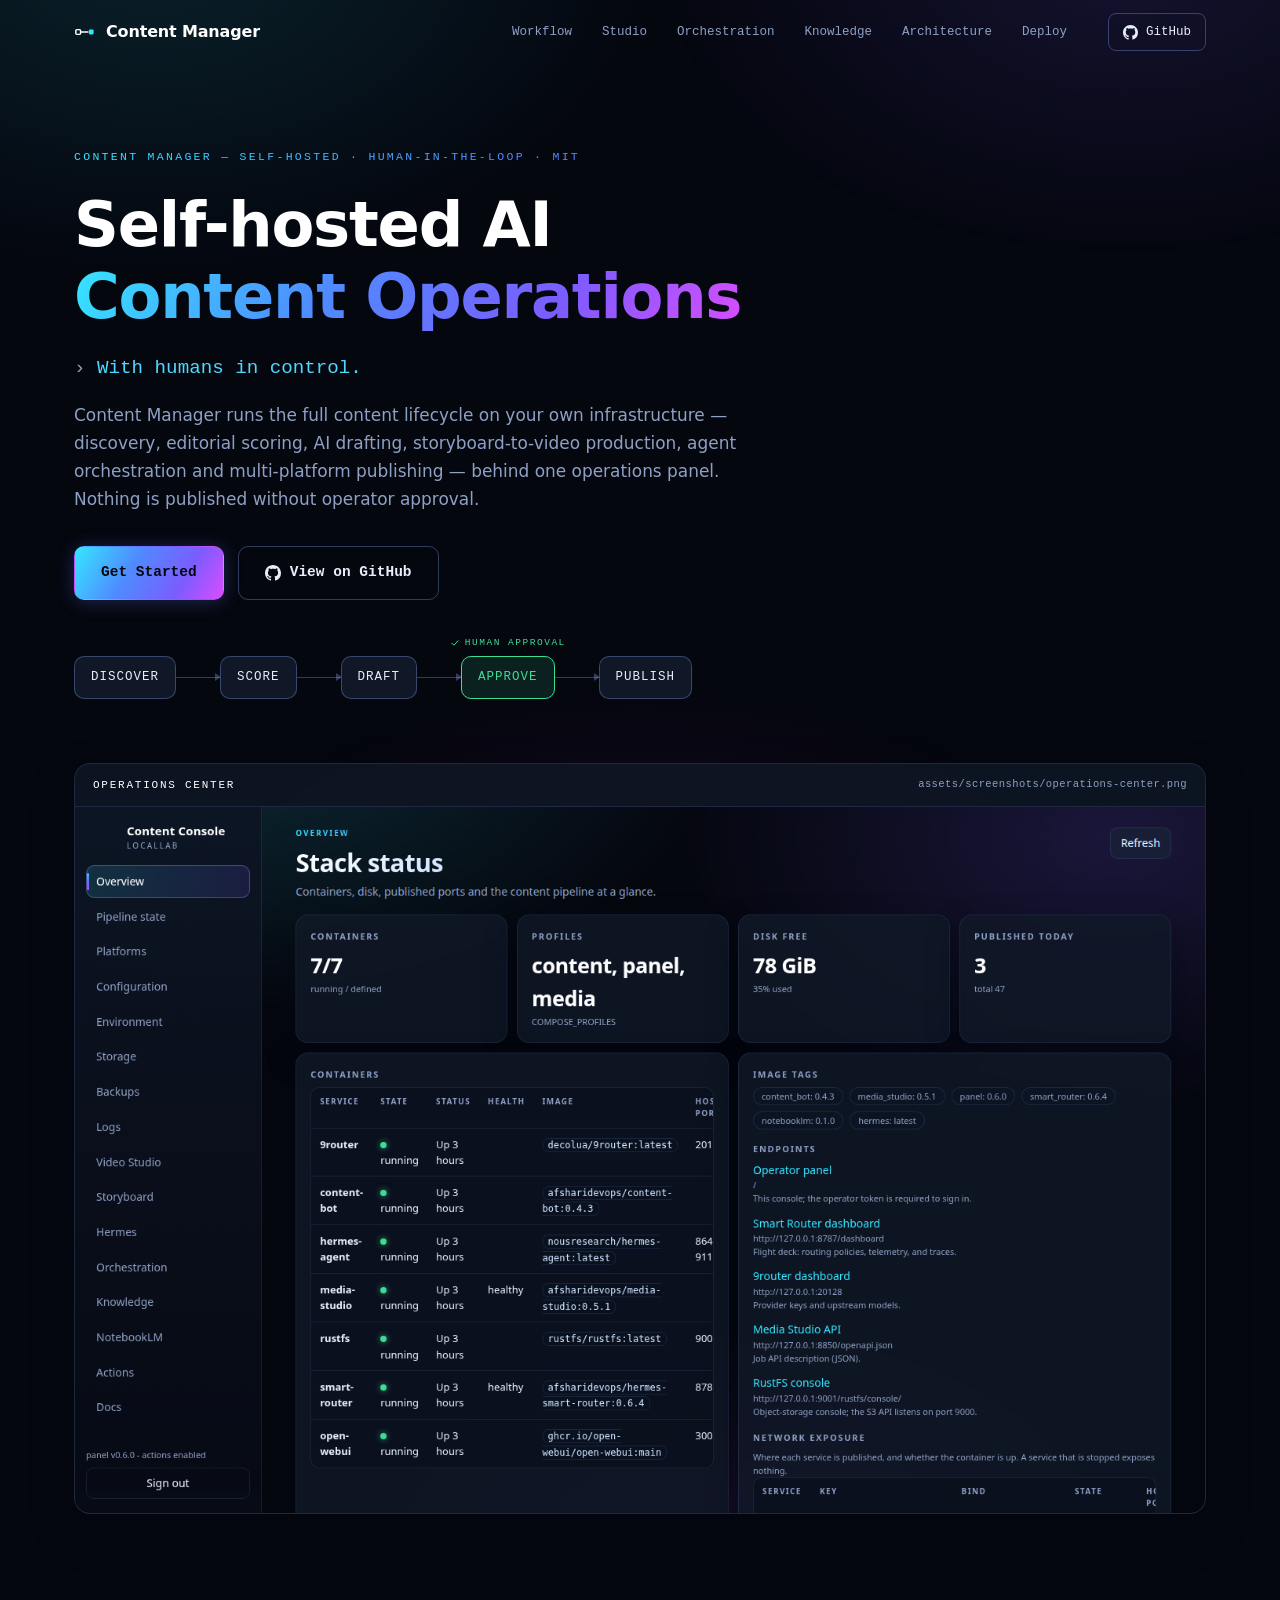
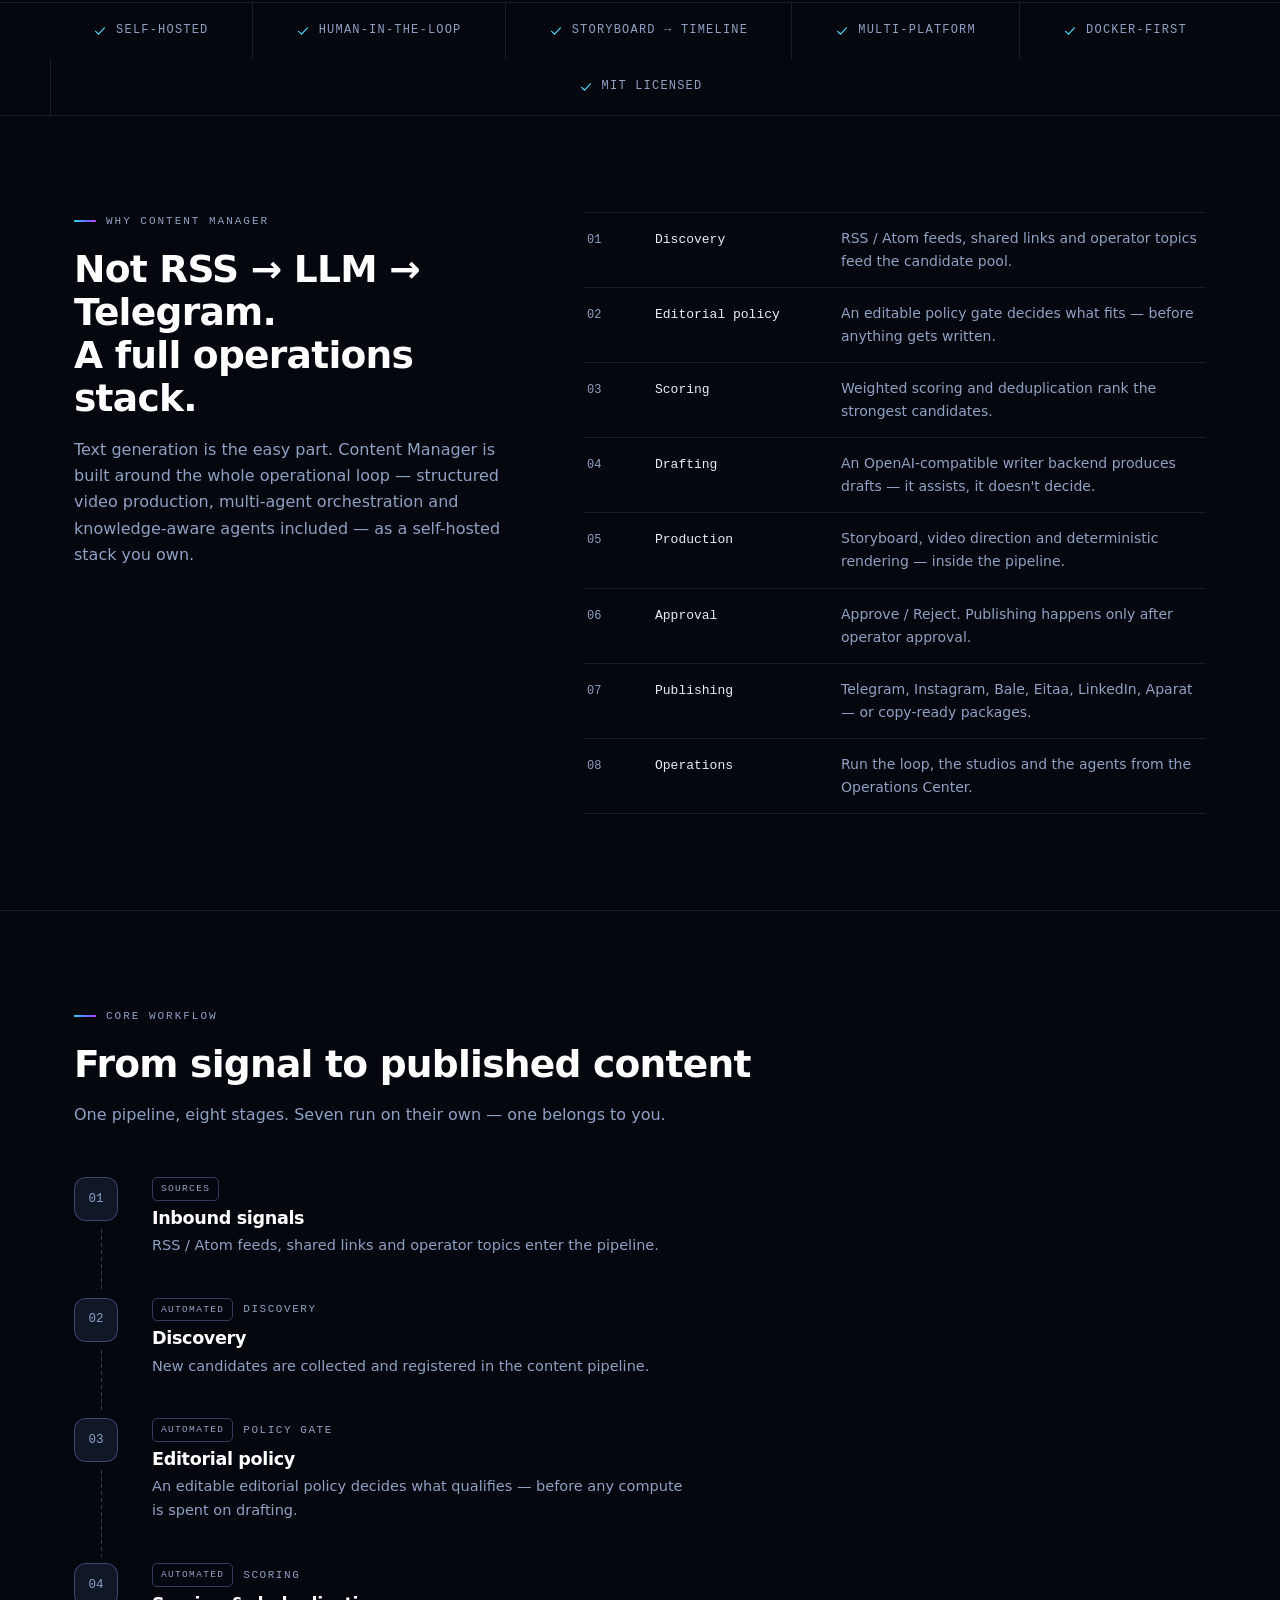
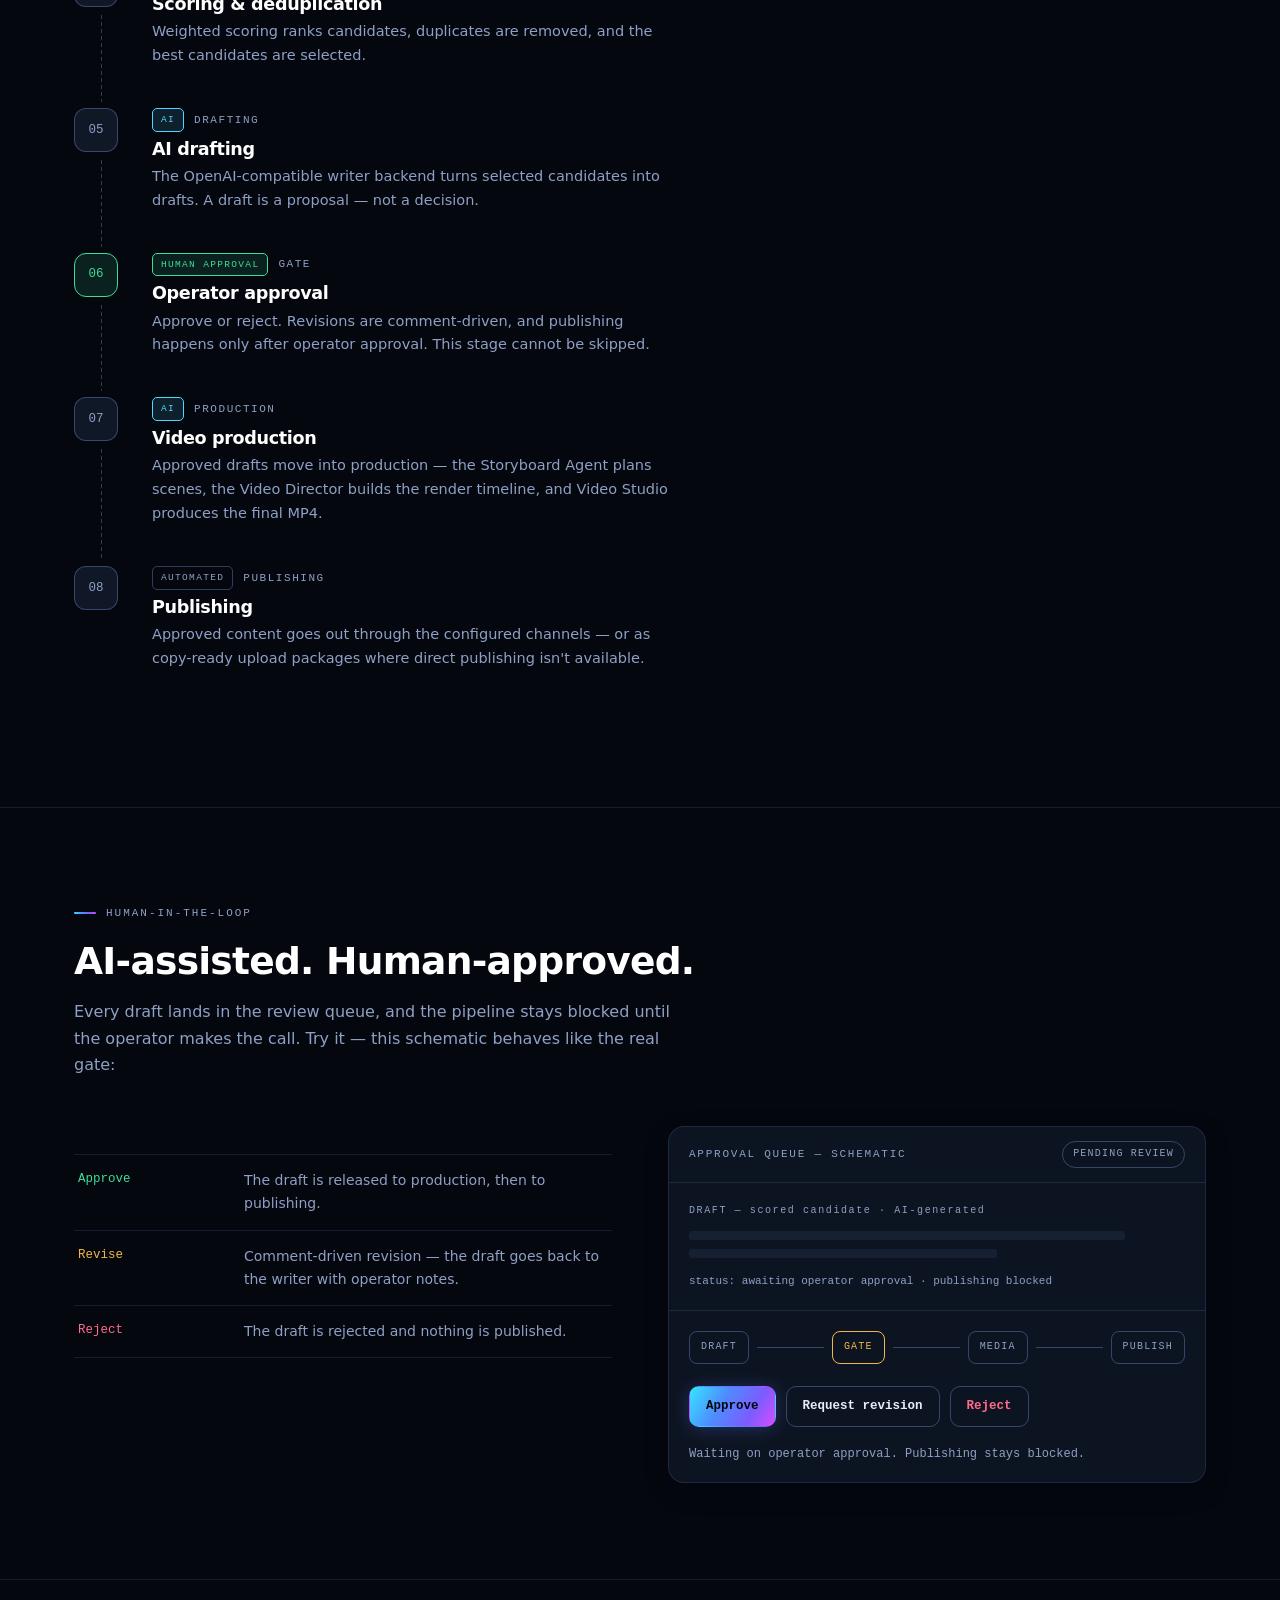
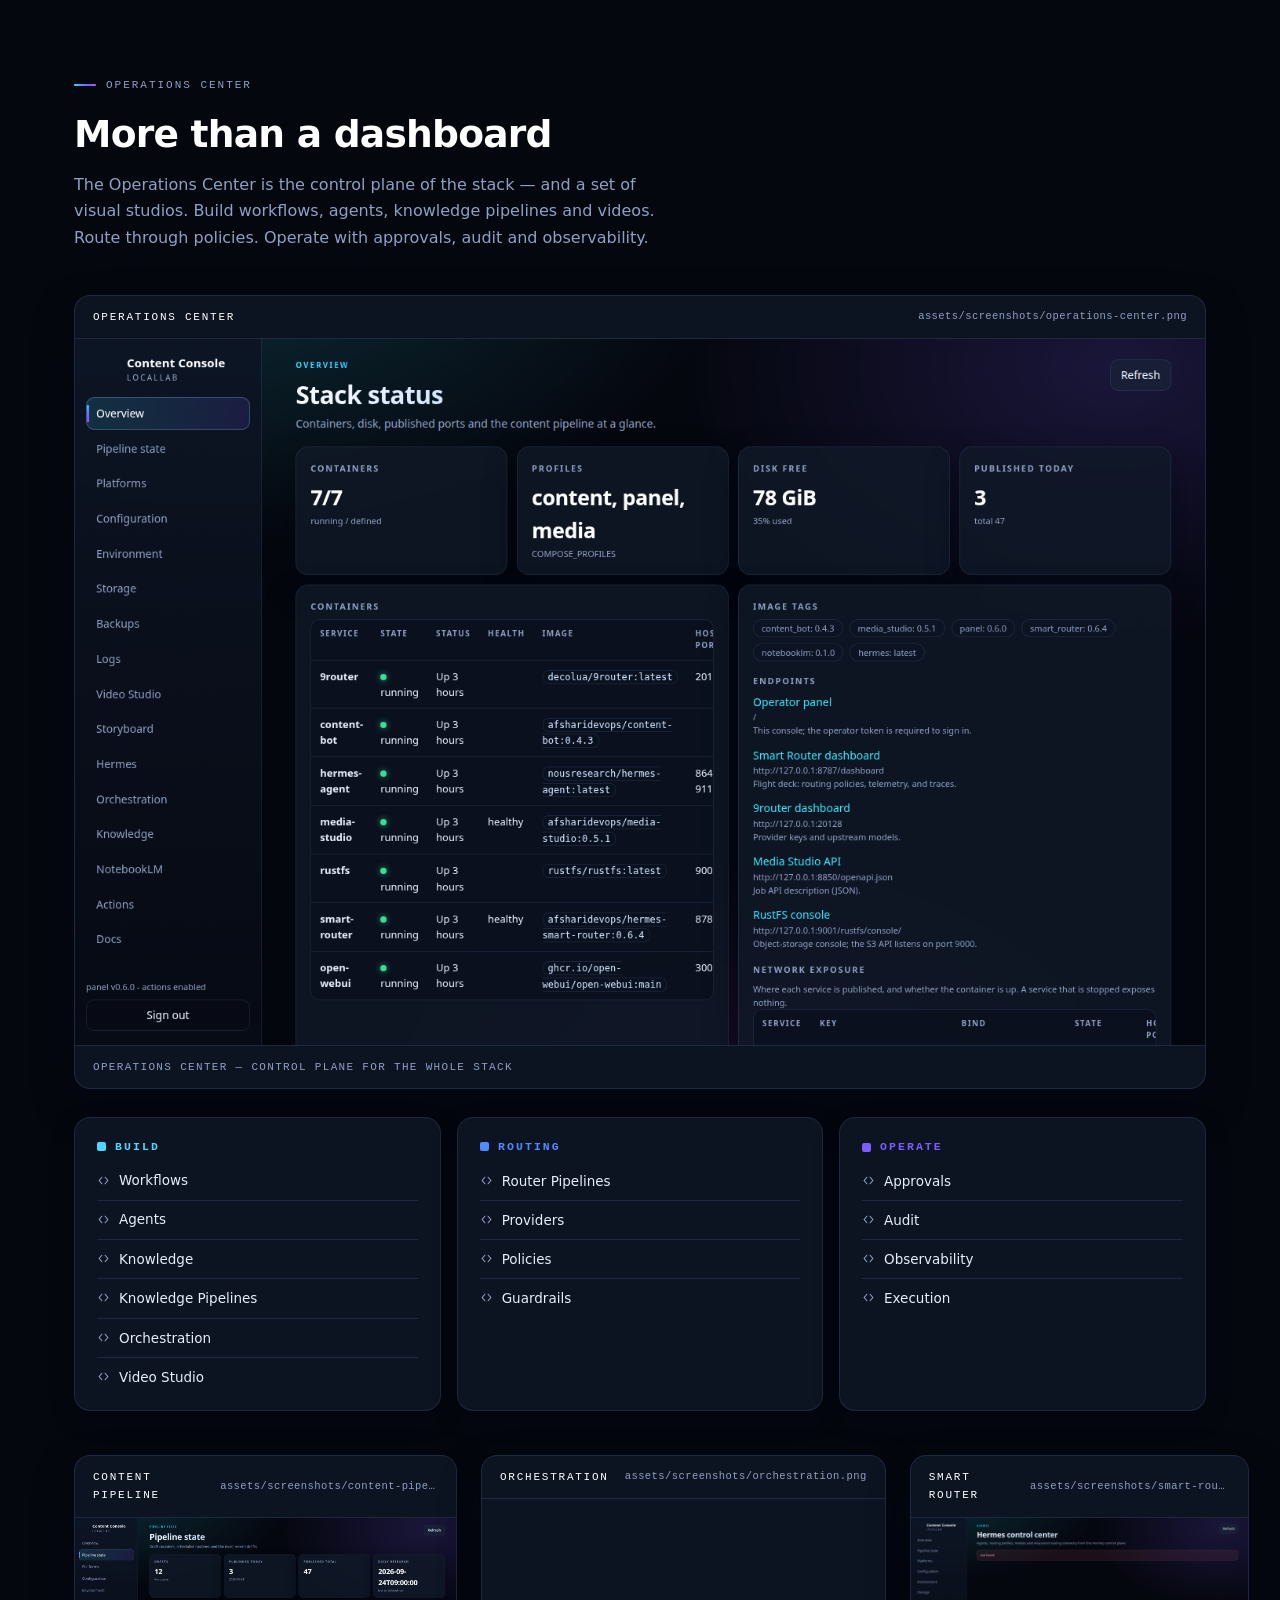
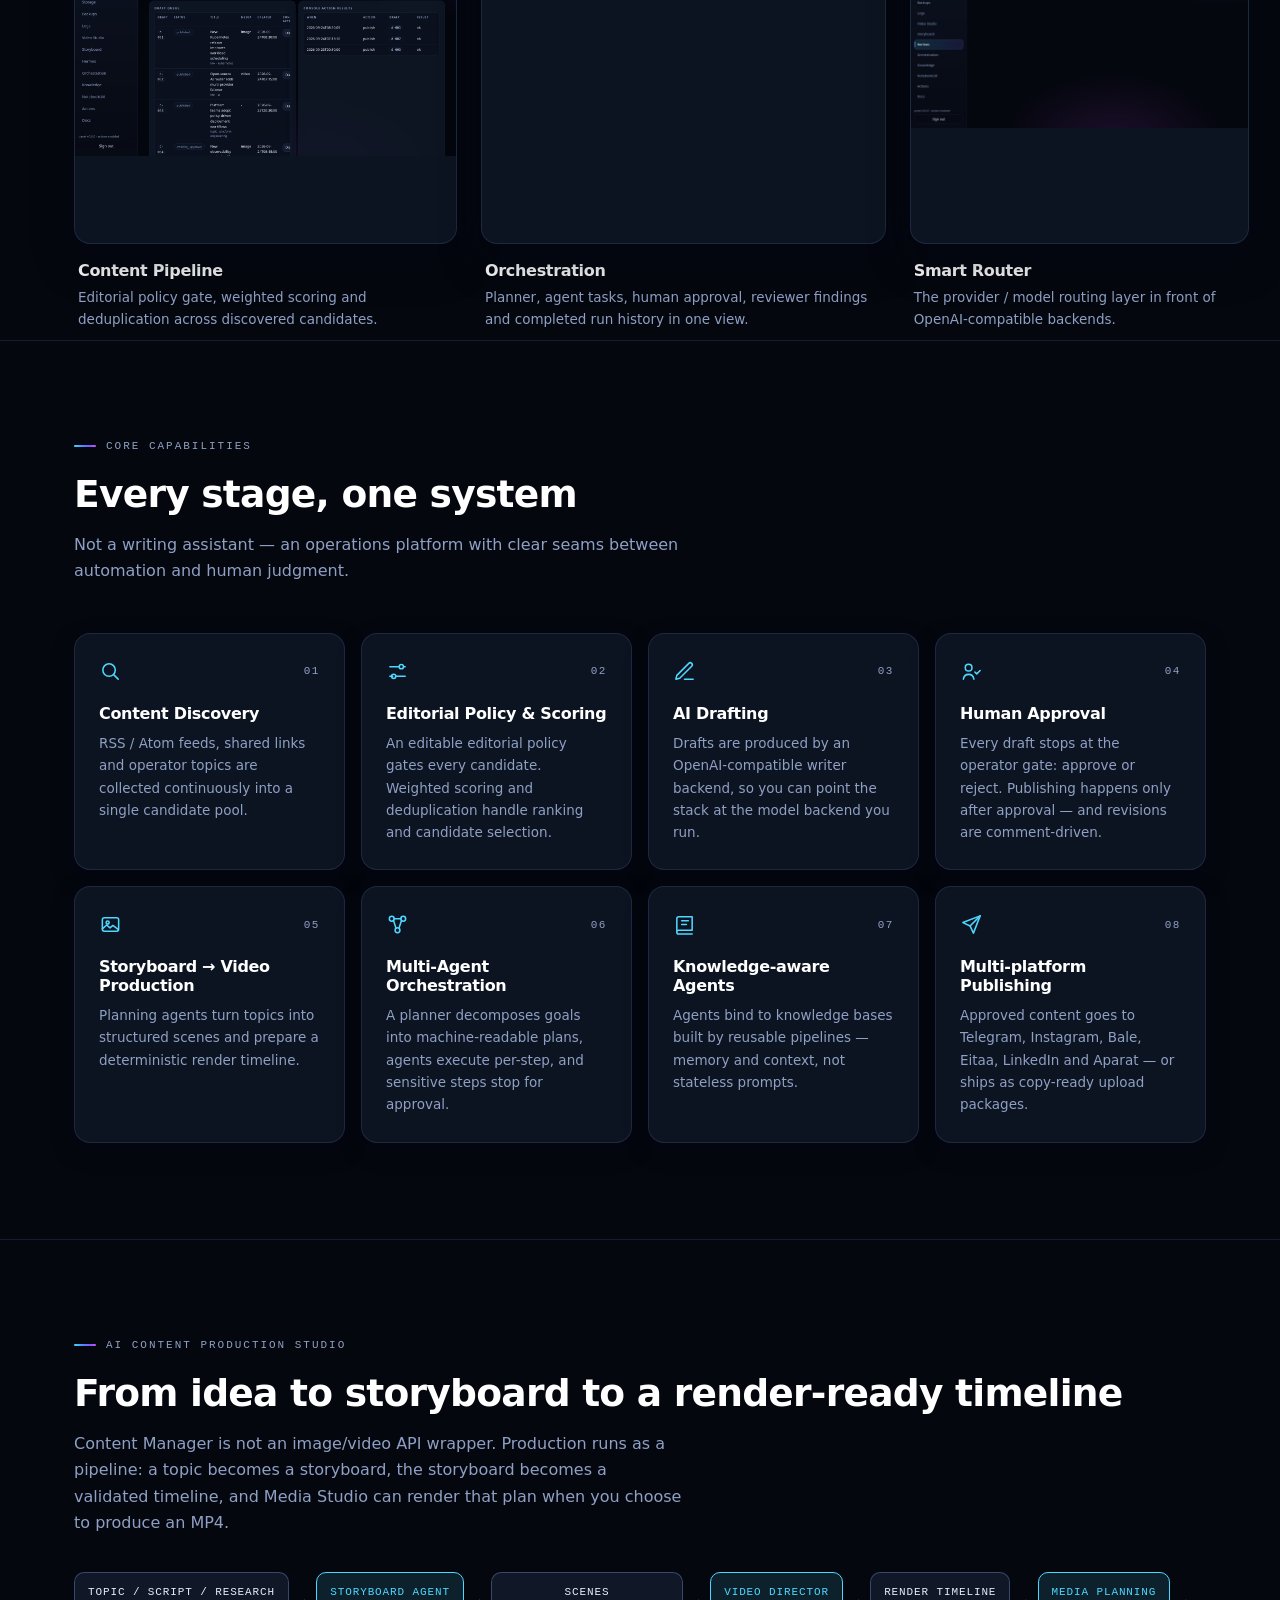
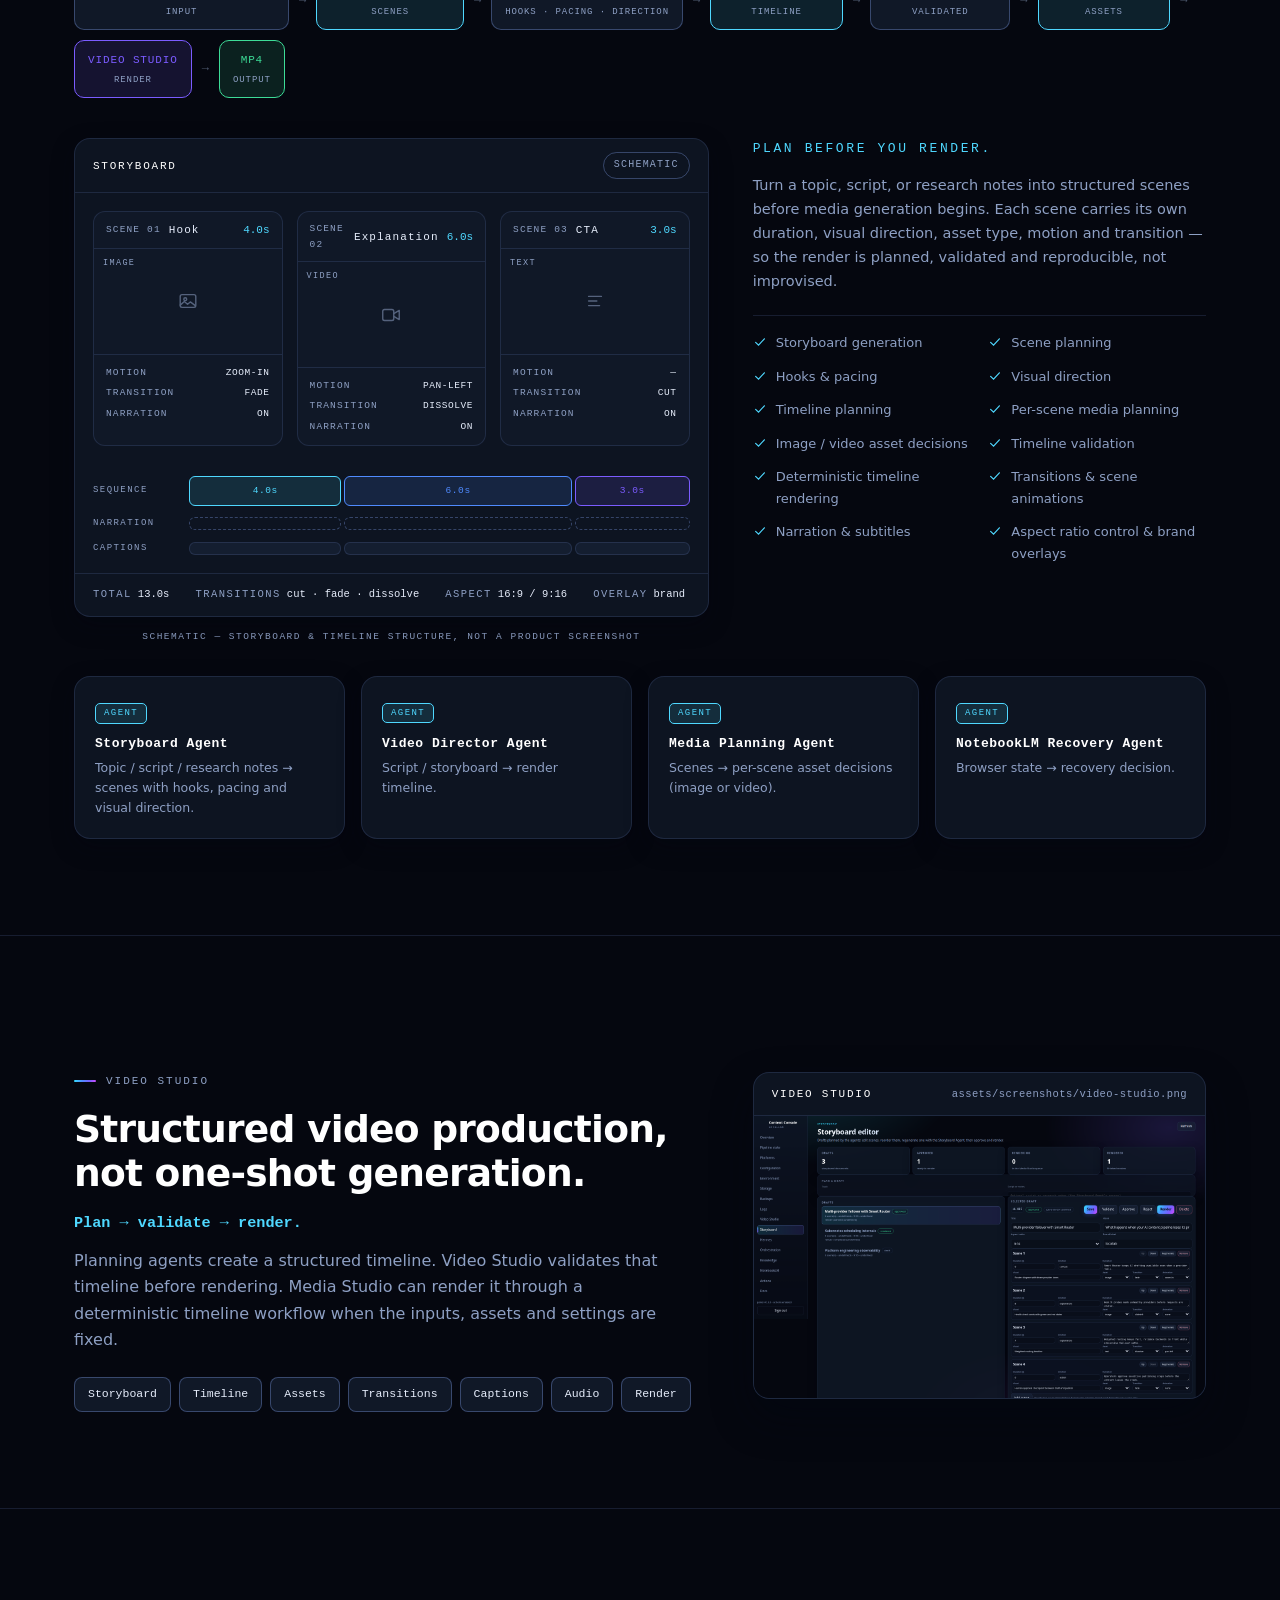
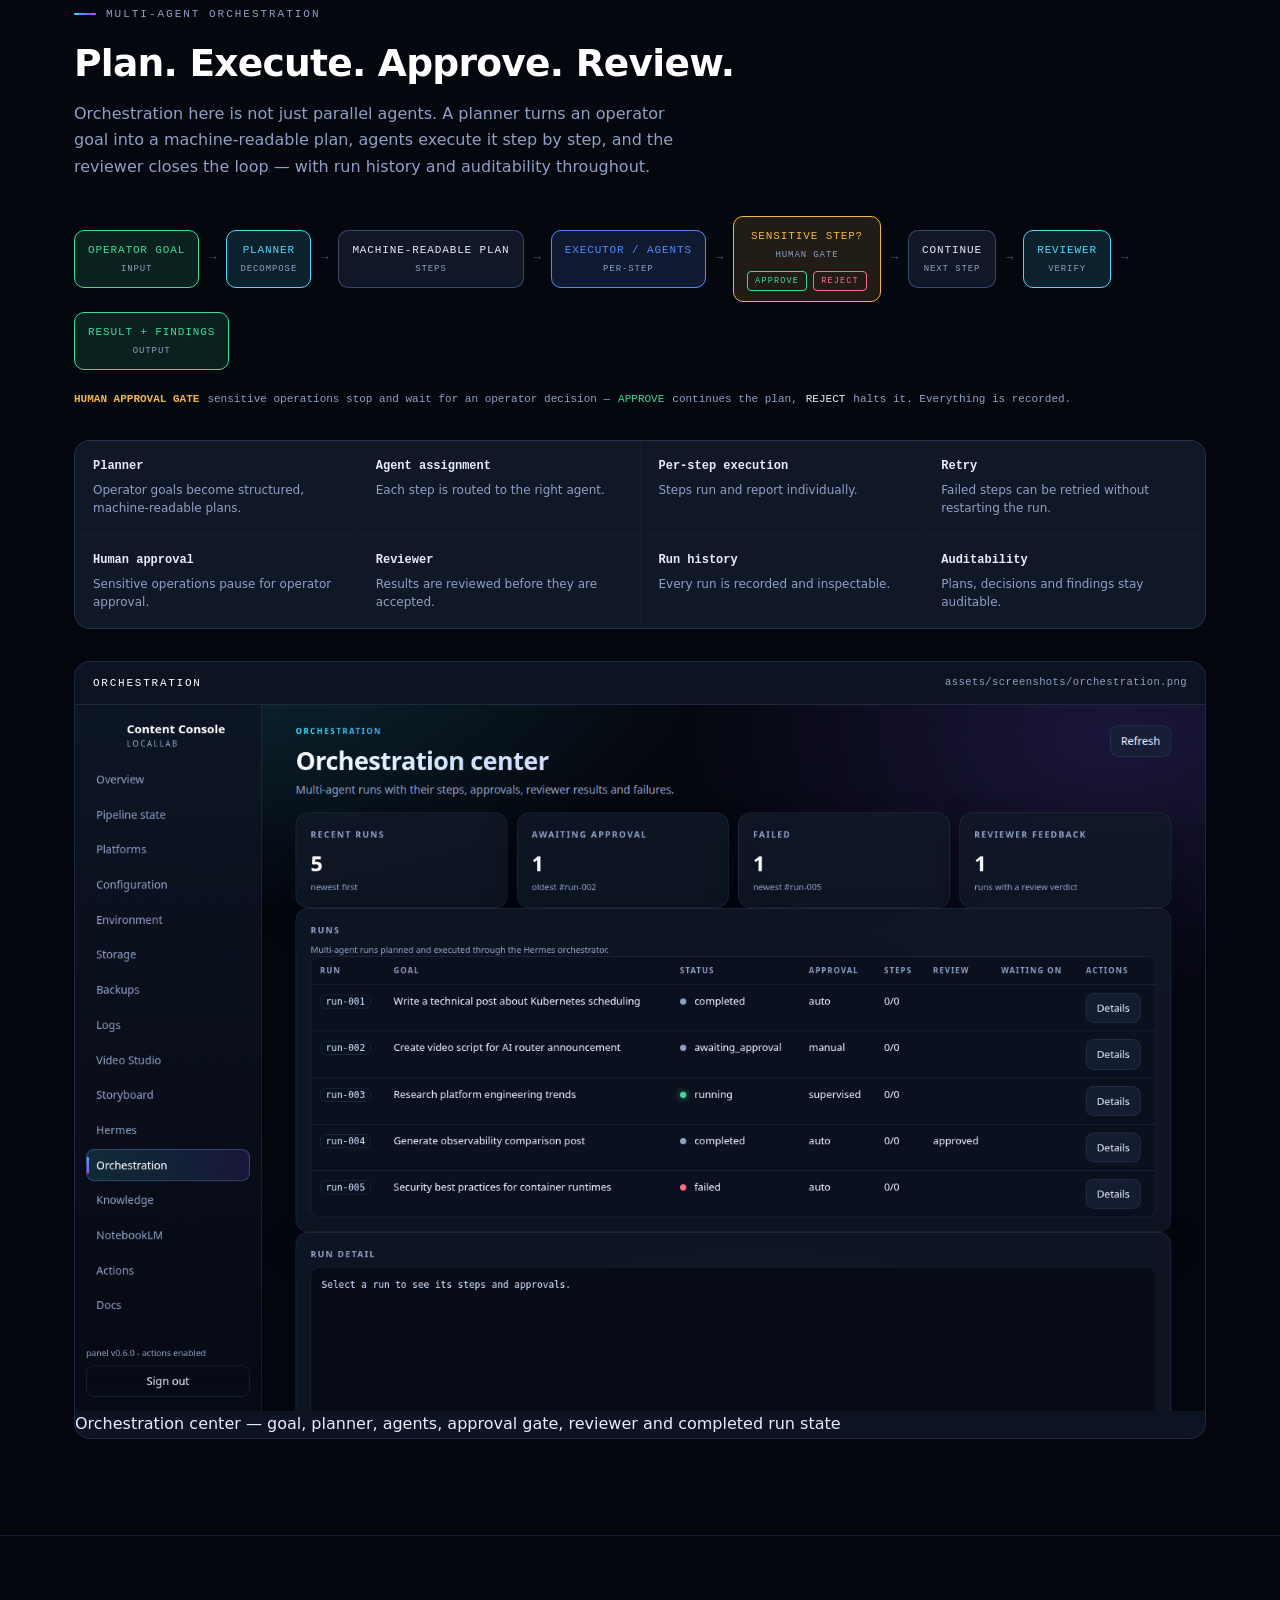
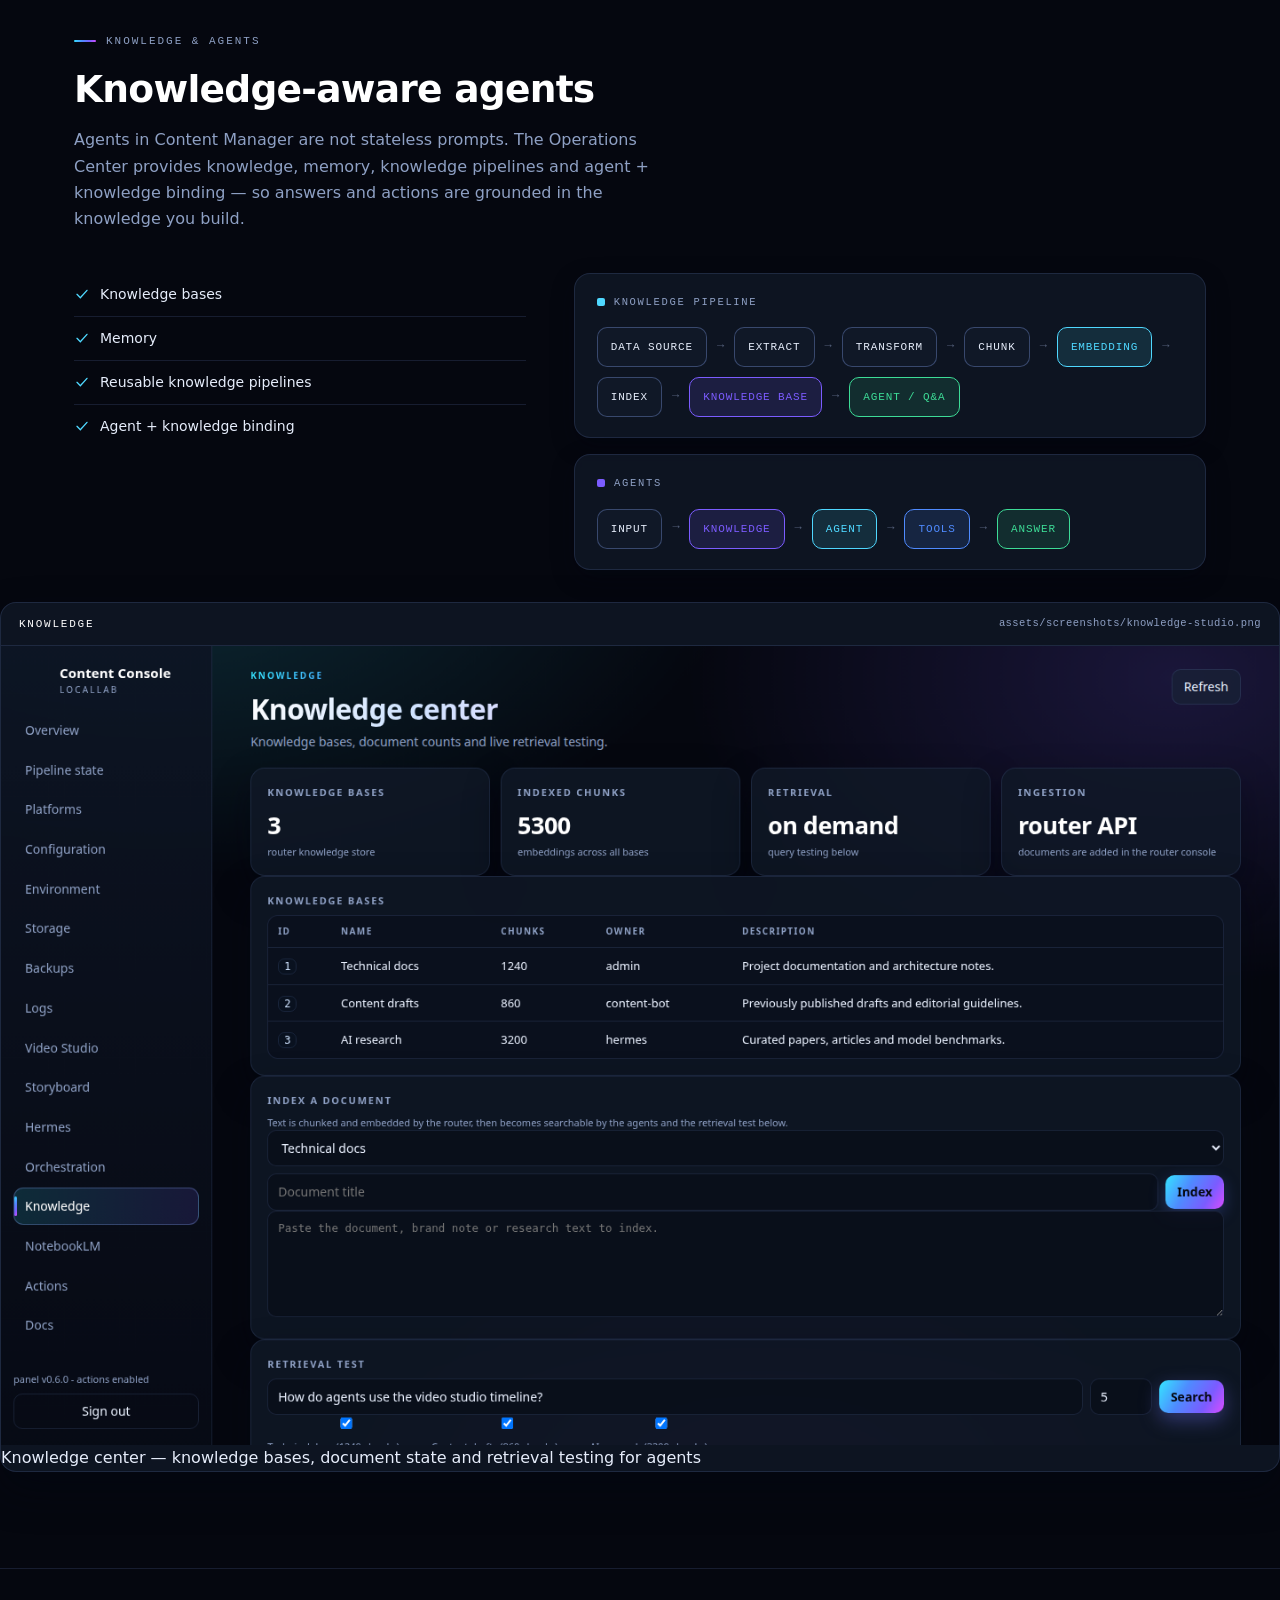
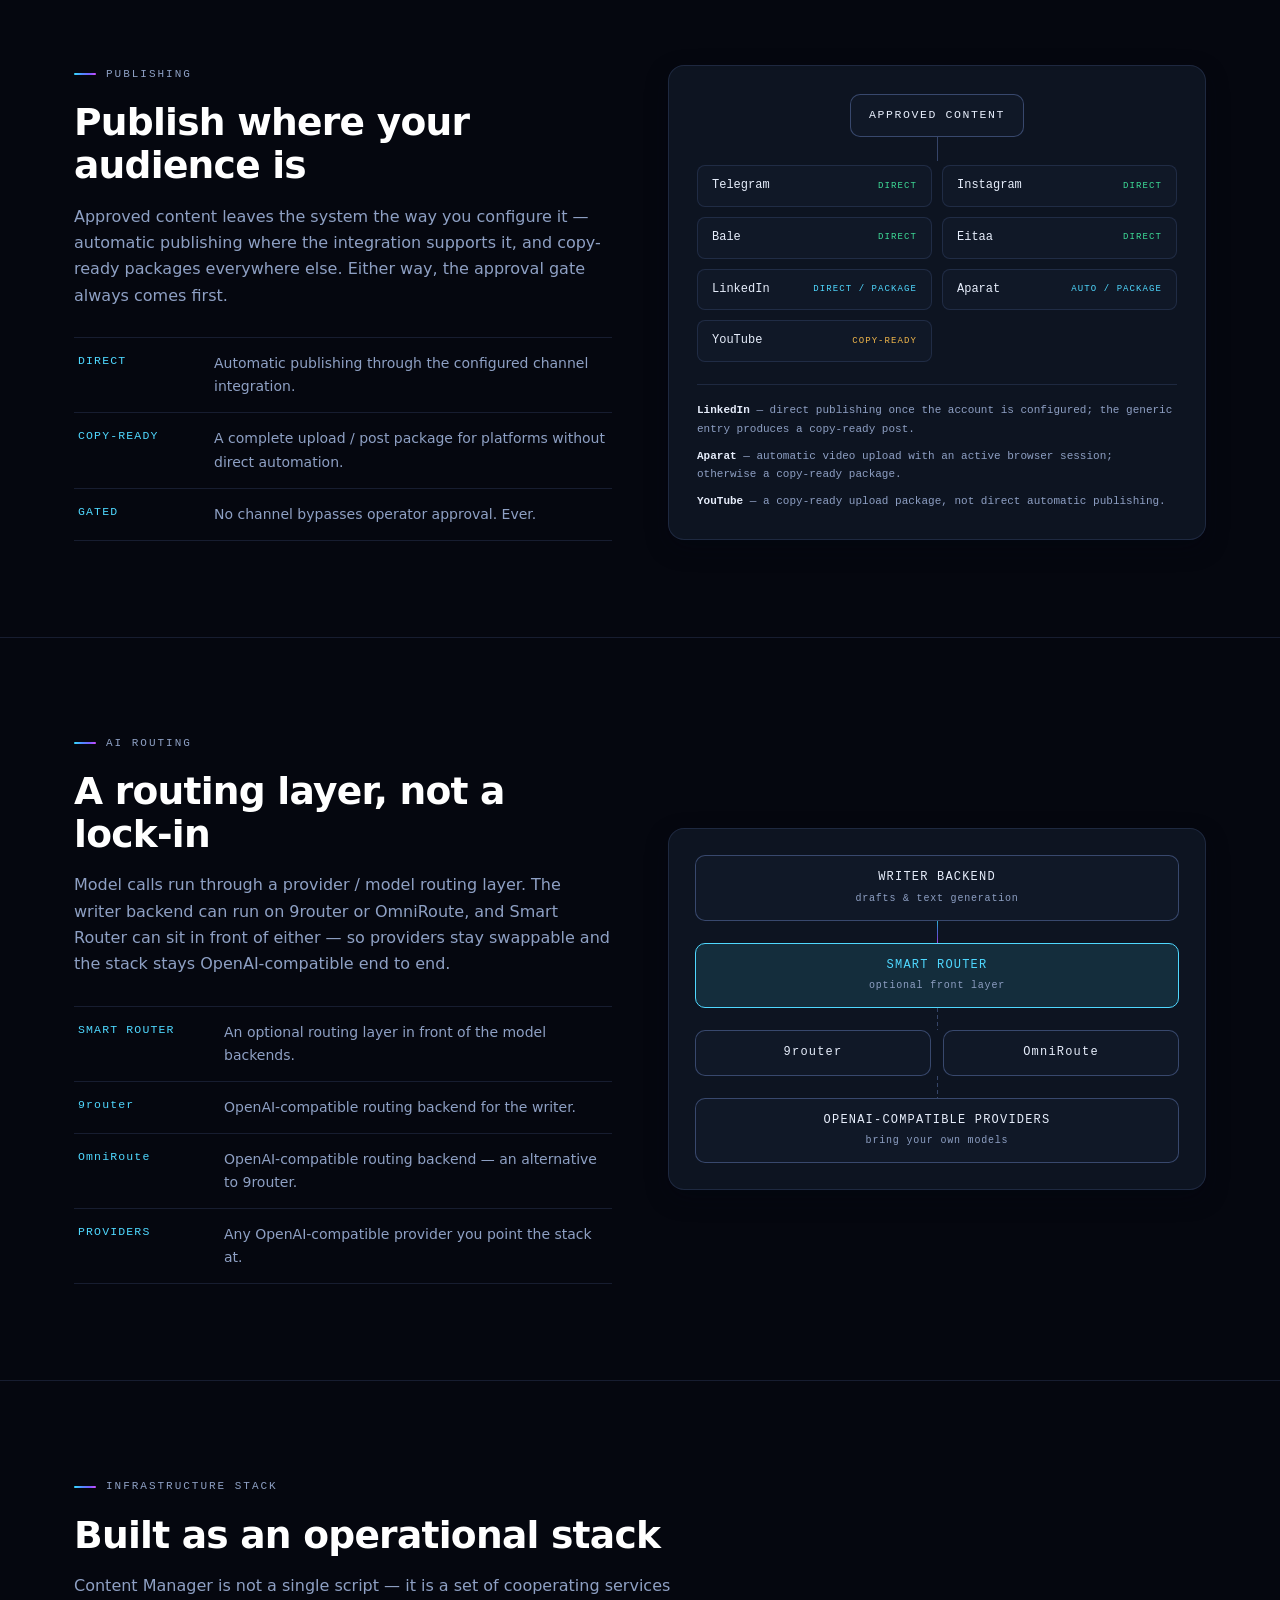
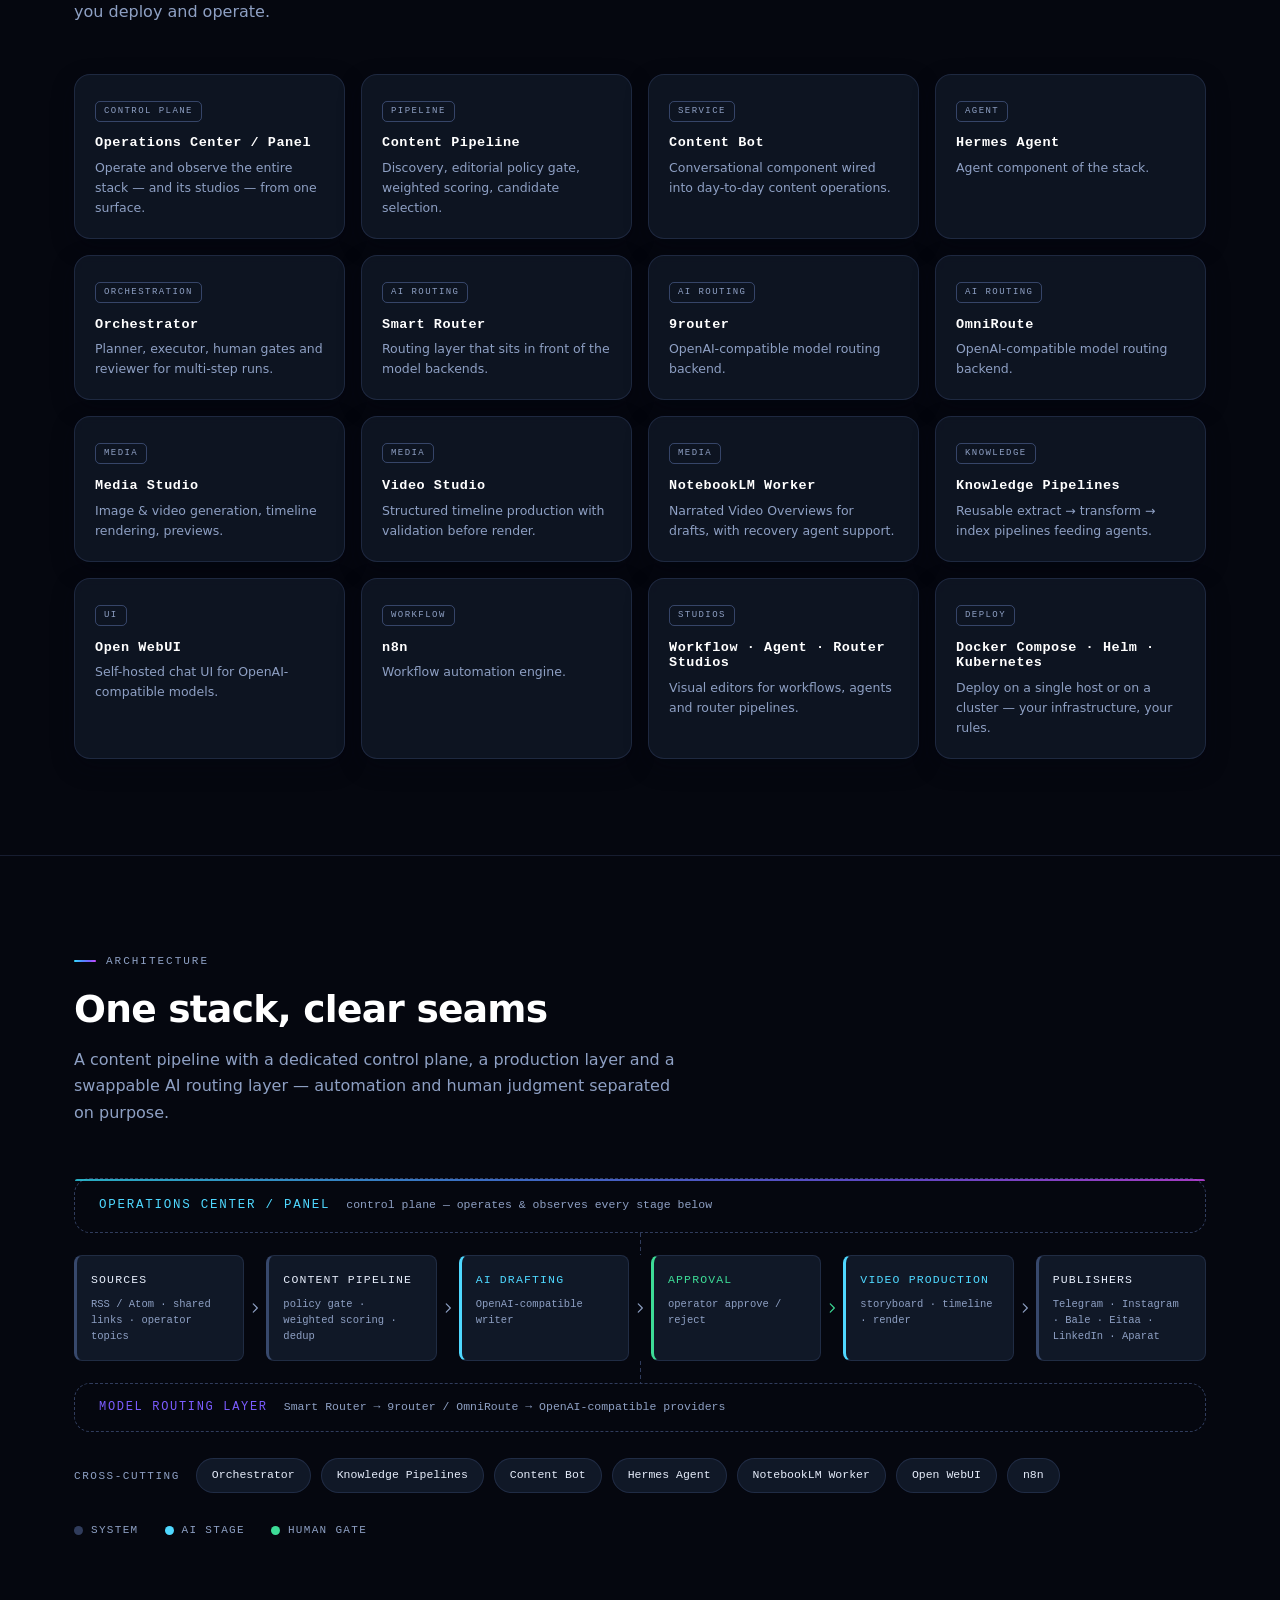
<file: docs-site/index.html>
<!DOCTYPE html>
<html lang="en">
<head>
<meta charset="UTF-8">
<meta name="viewport" content="width=device-width, initial-scale=1">

<title>Content Manager — Self-hosted AI Content Operations</title>
<meta name="description" content="Content Manager is a self-hosted AI content operations platform. RSS discovery, editorial policy and scoring, AI drafting, storyboard-to-video production, multi-agent orchestration, knowledge-aware agents and multi-platform publishing — with operator approval before anything goes out.">
<meta name="robots" content="index, follow">
<link rel="canonical" href="https://afsharidevops.github.io/content-manager/">
<meta name="theme-color" content="#05070f">

<meta property="og:title" content="Content Manager — Self-hosted AI Content Operations">
<meta property="og:description" content="The full content lifecycle on your own infrastructure: discovery, editorial scoring, AI drafting, storyboard-to-video production, agent orchestration and multi-platform publishing — with humans in control.">
<meta property="og:type" content="website">
<meta property="og:site_name" content="Content Manager">
<meta property="og:url" content="https://afsharidevops.github.io/content-manager/">
<meta property="og:image" content="https://afsharidevops.github.io/content-manager/assets/social-preview.png">
<meta property="og:image:width" content="1280">
<meta property="og:image:height" content="640">
<meta name="twitter:card" content="summary_large_image">
<meta name="twitter:title" content="Content Manager — Self-hosted AI Content Operations">
<meta name="twitter:description" content="Self-hosted AI content operations, with humans in control.">
<meta name="twitter:image" content="https://afsharidevops.github.io/content-manager/assets/social-preview.png">

<link rel="icon" type="image/svg+xml" href="assets/favicon.svg">

<script>document.documentElement.classList.add('js');</script>

<!--
Design system derived from the Content Manager Panel.
Keep landing-page tokens synchronized with the Panel theme.
Source of truth: panel/static/style.css
-->
<style>
/* ============================================================
   1. DESIGN TOKENS — synced with panel/static/style.css
   ============================================================ */
:root{
  --bg:#05070f;

  --bg-glow-1:rgba(53,230,255,.16);
  --bg-glow-2:rgba(123,92,255,.18);
  --bg-glow-3:rgba(217,77,255,.12);

  --surface:rgba(16,24,39,.82);
  --surface-solid:#101827;
  --surface2:rgba(24,34,54,.9);

  --line:rgba(120,150,220,.16);
  --line-strong:rgba(140,175,255,.32);
  --line-hover:rgba(140,175,255,.5);

  --text:#e6edfb;
  --muted:#8ea0c4;
  --strong:#ffffff;

  --cyan:#35e6ff;
  --blue:#4f8bff;
  --violet:#7b5cff;
  --magenta:#d94dff;

  --accent:#4fd8ff;
  --accent-soft:rgba(79,216,255,.12);
  --blue-soft:rgba(79,139,255,.14);
  --violet-soft:rgba(123,92,255,.14);

  --ok:#3ddc97;   --ok-soft:rgba(61,220,151,.12);
  --warn:#f0b64a; --warn-soft:rgba(240,182,74,.12);
  --bad:#ff6b8a;  --bad-soft:rgba(255,107,138,.12);

  --radius:16px;
  --radius-btn:10px;
  --radius-sm:8px;

  --shadow-sm:0 8px 22px rgba(2,6,18,.35);
  --shadow-lg:0 18px 40px rgba(2,6,18,.45);
  --glow:rgba(90,120,255,.28);

  --gradient:linear-gradient(120deg,var(--cyan),var(--blue) 38%,var(--violet) 72%,var(--magenta));

  --font-sans:ui-sans-serif,system-ui,-apple-system,"Segoe UI",Roboto,sans-serif;
  --font-mono:ui-monospace,SFMono-Regular,Menlo,monospace;

  --nav-h:64px;
  --container:1180px;
}

/* ============================================================
   2. BASE
   ============================================================ */
*,*::before,*::after{box-sizing:border-box;margin:0;padding:0}
html{-webkit-text-size-adjust:100%}
@media (prefers-reduced-motion:no-preference){html{scroll-behavior:smooth}}
body{
  background:var(--bg);
  color:var(--text);
  font-family:var(--font-sans);
  font-size:16px;line-height:1.65;
  -webkit-font-smoothing:antialiased;
  overflow-x:hidden;
}
/* Panel-style ambient glows: cyan top-left, violet top-right, magenta bottom */
body::before{
  content:"";position:fixed;inset:0;z-index:-1;pointer-events:none;opacity:.75;
  background:
    radial-gradient(52rem 34rem at 12% -6%,var(--bg-glow-1),transparent 62%),
    radial-gradient(48rem 30rem at 88% -4%,var(--bg-glow-2),transparent 62%),
    radial-gradient(52rem 32rem at 50% 110%,var(--bg-glow-3),transparent 62%);
}
img{max-width:100%;display:block}
a{color:inherit;text-decoration:none}
ul,ol{list-style:none}
button{font:inherit;color:inherit;background:none;border:0;cursor:pointer}
:focus-visible{outline:2px solid var(--accent);outline-offset:2px;border-radius:2px}
::selection{background:rgba(79,216,255,.28);color:var(--strong)}

.mono{font-family:var(--font-mono)}
.container{max-width:var(--container);margin-inline:auto;padding-inline:24px}
section{padding:96px 0;scroll-margin-top:calc(var(--nav-h) + 16px)}
section + section{border-top:1px solid var(--line)}

/* Gradient text (with non-clip fallback) */
.grad-text{color:var(--cyan)}
@supports ((-webkit-background-clip:text) or (background-clip:text)){
  .grad-text{
    background:var(--gradient);
    -webkit-background-clip:text;background-clip:text;
    -webkit-text-fill-color:transparent;color:transparent;
  }
}

.skip-link{
  position:absolute;left:-9999px;top:0;z-index:200;
  background:var(--accent);color:#05070f;font-weight:600;
  padding:10px 16px;border-radius:0 0 var(--radius-sm) 0;
}
.skip-link:focus{left:0}

/* Section headers */
.eyebrow{
  font-family:var(--font-mono);font-size:11px;letter-spacing:.18em;
  text-transform:uppercase;color:var(--muted);
  display:flex;align-items:center;gap:10px;margin-bottom:18px;
}
.eyebrow::before{content:"";width:22px;height:2px;border-radius:2px;background:var(--gradient);flex:none}
h1,h2,h3{line-height:1.15;letter-spacing:-.02em;font-weight:650;color:var(--strong)}
h2{font-size:clamp(1.7rem,3.2vw,2.35rem);margin-bottom:16px}
.section-lead{color:var(--muted);max-width:60ch}

/* Panel-style card */
.card{
  background:var(--surface);
  border:1px solid var(--line);
  border-radius:var(--radius);
  -webkit-backdrop-filter:blur(6px);backdrop-filter:blur(6px);
  box-shadow:var(--shadow-sm);
}

/* ============================================================
   3. BUTTONS
   ============================================================ */
.btn{
  display:inline-flex;align-items:center;gap:9px;
  font-family:var(--font-mono);font-size:13.5px;font-weight:600;
  padding:11px 20px;border-radius:var(--radius-btn);
  border:1px solid transparent;
  transition:filter .18s ease,background .18s ease,border-color .18s ease,transform .18s ease;
}
.btn svg{width:16px;height:16px;flex:none}
.btn-primary{background:var(--gradient);color:#05070f;box-shadow:0 2px 18px var(--glow)}
.btn-primary:hover{filter:brightness(1.12);transform:translateY(-1px)}
.btn-ghost{border-color:var(--line-strong);color:var(--text)}
.btn-ghost:hover{background:var(--surface2);border-color:var(--line-hover)}
.btn-bad{border-color:var(--line-strong);color:var(--bad)}
.btn-bad:hover{background:var(--bad-soft);border-color:var(--bad)}
.btn-lg{padding:14px 26px;font-size:14.5px}

/* ============================================================
   4. NAVBAR
   ============================================================ */
.nav{
  position:fixed;inset:0 0 auto 0;z-index:100;height:var(--nav-h);
  border-bottom:1px solid transparent;
  transition:background .25s ease,border-color .25s ease;
}
.nav.scrolled{
  background:rgba(5,7,15,.82);
  -webkit-backdrop-filter:blur(10px);backdrop-filter:blur(10px);
  border-bottom-color:var(--line);
}
.nav-inner{height:var(--nav-h);display:flex;align-items:center;gap:28px}
.brand{display:flex;align-items:center;gap:10px;font-weight:650;letter-spacing:-.01em;color:var(--strong)}
.brand-mark{width:22px;height:22px;flex:none}
.nav-links{display:flex;align-items:center;gap:4px;margin-left:auto}
.nav-links a{
  font-family:var(--font-mono);font-size:12.5px;color:var(--muted);
  padding:8px 12px;border-radius:var(--radius-sm);border:1px solid transparent;
  transition:color .15s ease,background .15s ease,border-color .15s ease;
}
.nav-links a:hover{color:var(--text);background:var(--surface2);border-color:var(--line)}
.nav-gh{
  display:inline-flex;align-items:center;gap:8px;
  font-family:var(--font-mono);font-size:12.5px;color:var(--text);
  border:1px solid var(--line-strong);border-radius:var(--radius-sm);
  padding:8px 14px;transition:background .15s ease,border-color .15s ease;
}
.nav-gh:hover{background:var(--surface2);border-color:var(--line-hover)}
.nav-gh svg{width:15px;height:15px}
.nav-toggle{display:none;margin-left:auto;padding:8px;color:var(--text)}
.nav-toggle svg{width:22px;height:22px}

/* ============================================================
   5. HERO
   ============================================================ */
.hero{position:relative;padding:calc(var(--nav-h) + 84px) 0 88px;border-top:0 !important}
.hero .container{position:relative}
.hero-eyebrow{
  font-family:var(--font-mono);font-size:11.5px;letter-spacing:.2em;
  text-transform:uppercase;margin-bottom:22px;
}
.hero h1{font-size:clamp(2.4rem,5.4vw,3.9rem);max-width:16ch;margin-bottom:20px}
.hero-control{
  font-family:var(--font-mono);font-size:clamp(1rem,2vw,1.2rem);
  color:var(--accent);margin-bottom:18px;
}
.hero-control::before{content:"› ";color:var(--muted)}
.hero-lede{color:var(--muted);max-width:64ch;font-size:1.06rem;margin-bottom:32px}
.hero-ctas{display:flex;flex-wrap:wrap;gap:14px;margin-bottom:56px}

/* ---- core flow: Discover → Score → Draft → Approve → Publish ---- */
.flow{display:flex;align-items:center;flex-wrap:wrap;gap:12px 0;margin-bottom:64px}
.flow-chip{
  position:relative;
  font-family:var(--font-mono);font-size:12.5px;letter-spacing:.08em;
  border:1px solid var(--line-strong);border-radius:var(--radius-btn);
  background:var(--surface-solid);padding:10px 16px;white-space:nowrap;color:var(--text);
}
.flow-chip.is-gate{border-color:var(--ok);color:var(--ok);background:var(--ok-soft)}
.flow-chip .gate-tag{
  position:absolute;top:-22px;left:50%;transform:translateX(-50%);
  font-size:9.5px;letter-spacing:.16em;color:var(--ok);white-space:nowrap;
  display:inline-flex;align-items:center;gap:5px;
}
.flow-chip .gate-tag svg{width:10px;height:10px}
.flow-link{position:relative;width:44px;height:1px;background:var(--line-strong);flex:none}
.flow-link::after{
  content:"";position:absolute;right:-1px;top:-3.5px;
  border-left:6px solid var(--line-strong);
  border-top:4px solid transparent;border-bottom:4px solid transparent;
}
.flow-link i{position:absolute;left:0;top:-1.5px;width:4px;height:4px;border-radius:50%;background:var(--accent);opacity:0}
@media (prefers-reduced-motion:no-preference){
  .flow-link i{animation:flowpulse 5s infinite}
  .flow .flow-link:nth-of-type(1) i{animation-delay:0s}
  .flow .flow-link:nth-of-type(2) i{animation-delay:1s}
  .flow .flow-link:nth-of-type(3) i{animation-delay:2s}
  .flow .flow-link:nth-of-type(4) i{animation-delay:3s;background:var(--ok)}
}
@keyframes flowpulse{
  0%{left:0;opacity:0} 8%{opacity:1} 88%{opacity:1} 100%{left:calc(100% - 4px);opacity:0}
}
.flow--static .flow-link i{display:none}

/* ---- screenshot frame (panel card language) ---- */
.frame{
  background:var(--surface);
  border:1px solid var(--line);
  border-radius:var(--radius);
  -webkit-backdrop-filter:blur(6px);backdrop-filter:blur(6px);
  box-shadow:var(--shadow-lg);
  overflow:hidden;
}
.frame-bar{
  display:flex;align-items:center;justify-content:space-between;gap:16px;
  padding:12px 18px;border-bottom:1px solid var(--line);
}
.frame-bar .t{
  font-family:var(--font-mono);font-size:11px;letter-spacing:.16em;
  color:var(--strong);text-transform:uppercase;
}
.frame-bar .p{font-family:var(--font-mono);font-size:10.5px;color:var(--muted);letter-spacing:.04em;overflow:hidden;text-overflow:ellipsis;white-space:nowrap}
.frame-body{position:relative}
.frame-body img{width:100%;height:auto}

/* clean placeholder when the screenshot file is missing — no fake UI */
.frame-empty{
  display:none;aspect-ratio:16/8.5;min-height:220px;
  margin:14px;border:1px dashed var(--line-strong);border-radius:var(--radius-btn);
  flex-direction:column;align-items:center;justify-content:center;gap:12px;
  color:var(--muted);text-align:center;padding:24px;
}
.frame-empty svg{width:30px;height:30px;opacity:.7}
.frame-empty b{font-family:var(--font-mono);font-size:11px;letter-spacing:.18em;color:var(--muted);font-weight:500}
.frame-empty span{font-family:var(--font-mono);font-size:10px;opacity:.75;word-break:break-all}
.frame.failed .frame-empty{display:flex}
.frame.failed .frame-shot{display:none}

/* ============================================================
   6. PRINCIPLES STRIP
   ============================================================ */
.principles{border-top:1px solid var(--line);border-bottom:1px solid var(--line);padding:0 !important}
.principles ul{display:flex;flex-wrap:wrap}
.principles li{
  display:flex;align-items:center;justify-content:center;gap:9px;
  font-family:var(--font-mono);font-size:12px;letter-spacing:.1em;
  color:var(--muted);text-transform:uppercase;
  padding:18px 26px;border-left:1px solid var(--line);flex:1 1 auto;white-space:nowrap;
}
.principles li:first-child{border-left:0}
.principles svg{width:14px;height:14px;color:var(--accent);flex:none}

/* ============================================================
   7. WHY
   ============================================================ */
.why-grid{display:grid;grid-template-columns:5fr 7fr;gap:64px;align-items:start}
.why-list{border-top:1px solid var(--line)}
.why-list li{
  display:grid;grid-template-columns:52px 170px 1fr;gap:16px;align-items:baseline;
  padding:14px 4px;border-bottom:1px solid var(--line);
}
.why-list .idx{font-family:var(--font-mono);font-size:12px;color:var(--muted)}
.why-list .k{font-family:var(--font-mono);font-size:13px;color:var(--text)}
.why-list .d{font-size:14px;color:var(--muted)}

/* ============================================================
   8. WORKFLOW (vertical steps)
   ============================================================ */
.flow-steps{max-width:780px;margin-top:48px}
.fstep{position:relative;display:grid;grid-template-columns:56px 1fr;gap:22px;padding-bottom:40px}
.fstep:not(:last-child)::before{
  content:"";position:absolute;left:27px;top:52px;bottom:6px;width:1px;
  background-image:linear-gradient(var(--line-strong) 55%,transparent 0);
  background-size:1px 7px;
}
.fstep-node{
  width:44px;height:44px;border:1px solid var(--line-strong);
  border-radius:12px;background:var(--surface-solid);
  display:flex;align-items:center;justify-content:center;
  font-family:var(--font-mono);font-size:12.5px;color:var(--muted);
}
.fstep.is-gate .fstep-node{border-color:var(--ok);color:var(--ok);background:var(--ok-soft)}
.fstep-meta{display:flex;align-items:center;gap:10px;margin-bottom:7px;flex-wrap:wrap}
.ftype{
  font-family:var(--font-mono);font-size:9.5px;letter-spacing:.14em;
  padding:3px 8px;border-radius:5px;border:1px solid var(--line-strong);color:var(--muted);
}
.ftype.t-ai{color:var(--accent);border-color:var(--accent);background:var(--accent-soft)}
.ftype.t-human{color:var(--ok);border-color:var(--ok);background:var(--ok-soft)}
.fstep-k{font-family:var(--font-mono);font-size:11px;letter-spacing:.14em;color:var(--muted);text-transform:uppercase}
.fstep h3{font-size:1.1rem;margin-bottom:6px}
.fstep p{font-size:14.5px;color:var(--muted);max-width:58ch}

/* ============================================================
   9. HUMAN-IN-THE-LOOP — interactive schematic
   ============================================================ */
.hitl-grid{display:grid;grid-template-columns:6fr 6fr;gap:56px;align-items:start;margin-top:48px}
.hitl-actions{border-top:1px solid var(--line);margin-top:28px}
.hitl-actions li{
  display:grid;grid-template-columns:150px 1fr;gap:16px;
  padding:14px 4px;border-bottom:1px solid var(--line);font-size:14px;
}
.hitl-actions .k{font-family:var(--font-mono);font-size:12.5px}
.hitl-actions .k.a-ok{color:var(--ok)}
.hitl-actions .k.a-rev{color:var(--warn)}
.hitl-actions .k.a-bad{color:var(--bad)}
.hitl-actions .d{color:var(--muted)}

.demo{overflow:hidden}
.demo-head{
  display:flex;align-items:center;gap:12px;
  padding:14px 20px;border-bottom:1px solid var(--line);
  font-family:var(--font-mono);font-size:11px;letter-spacing:.16em;
  color:var(--muted);text-transform:uppercase;
}
.pill{
  margin-left:auto;font-family:var(--font-mono);font-size:10px;
  letter-spacing:.12em;padding:4px 10px;border-radius:99px;
  border:1px solid var(--line-strong);color:var(--muted);white-space:nowrap;
}
.pill.p-ok{color:var(--ok);border-color:var(--ok);background:var(--ok-soft)}
.pill.p-warn{color:var(--warn);border-color:var(--warn);background:var(--warn-soft)}
.pill.p-bad{color:var(--bad);border-color:var(--bad);background:var(--bad-soft)}
.demo-body{padding:20px;border-bottom:1px solid var(--line)}
.demo-label{font-family:var(--font-mono);font-size:10px;letter-spacing:.16em;color:var(--muted);margin-bottom:12px}
.demo-lines i{display:block;height:9px;background:var(--surface2);border-radius:3px;margin-bottom:9px}
.demo-lines i:nth-child(1){width:88%}
.demo-lines i:nth-child(2){width:62%}
.demo-meta{font-family:var(--font-mono);font-size:11px;color:var(--muted);margin-top:14px}
.demo-track{display:flex;align-items:center;padding:20px 20px 8px}
.trk-node{
  font-family:var(--font-mono);font-size:10px;letter-spacing:.12em;color:var(--muted);
  border:1px solid var(--line-strong);border-radius:var(--radius-sm);
  padding:7px 11px;transition:all .25s ease;white-space:nowrap;
}
.trk-node--gate{color:var(--warn);border-color:var(--warn)}
.trk-link{flex:1;height:1px;background:var(--line-strong);margin:0 8px;transition:background .25s ease}
.demo-actions{display:flex;gap:10px;flex-wrap:wrap;padding:14px 20px 6px}
.demo-actions .btn{padding:9px 16px;font-size:12.5px}
.demo-msg{
  padding:12px 20px 18px;font-family:var(--font-mono);font-size:12px;
  color:var(--muted);display:flex;align-items:center;gap:14px;flex-wrap:wrap;
}
.demo-msg #demoReset{
  margin-left:auto;font-family:var(--font-mono);font-size:11px;
  color:var(--accent);border-bottom:1px dashed var(--accent);padding-bottom:1px;
}
.demo[data-state="approve"] .trk-node--gate{color:var(--ok);border-color:var(--ok)}
.demo[data-state="approve"] .trk-l1{background:var(--ok)}
.demo[data-state="approve"] .trk-node--media,
.demo[data-state="approve"] .trk-node--publish{color:var(--text)}
.demo[data-state="revise"] .trk-node--draft{color:var(--warn);border-color:var(--warn)}
.demo[data-state="revise"] .trk-l0{background:var(--warn)}
.demo[data-state="reject"] .trk-node--publish{opacity:.35;text-decoration:line-through}

/* ============================================================
   10. OPERATIONS CENTER + PLATFORM MAP
   ============================================================ */
.pmap{display:grid;grid-template-columns:repeat(3,1fr);gap:16px;margin-top:28px}
.pcol{padding:22px 22px 14px}
.pcol h3{display:flex;align-items:center;gap:9px;font-family:var(--font-mono);font-size:11.5px;letter-spacing:.18em;margin-bottom:8px;font-weight:600}
.pcol h3 i{width:9px;height:9px;border-radius:2px;flex:none}
.pcol.b h3{color:var(--accent)} .pcol.b h3 i{background:var(--accent)}
.pcol.r h3{color:var(--blue)}   .pcol.r h3 i{background:var(--blue)}
.pcol.o h3{color:var(--violet)} .pcol.o h3 i{background:var(--violet)}
.pcol li{display:flex;gap:9px;align-items:flex-start;padding:8px 0;font-size:13.5px;color:var(--text)}
.pcol li + li{border-top:1px solid var(--line)}
.pcol li svg{width:13px;height:13px;color:var(--muted);flex:none;margin-top:4px}

.tour-grid{display:grid;grid-template-columns:repeat(3,1fr);gap:24px;margin-top:44px}
.tour-grid .frame{height:100%}
.tour-item h3{font-size:1rem;margin:18px 4px 6px}
.tour-item p{font-size:13.5px;color:var(--muted);margin:0 4px}
.ops-main{margin-top:44px}
.ops-main figcaption{
  padding:12px 18px;border-top:1px solid var(--line);
  font-family:var(--font-mono);font-size:11px;letter-spacing:.12em;
  color:var(--muted);text-transform:uppercase;
}

/* ============================================================
   11. CORE CAPABILITIES
   ============================================================ */
.caps{display:grid;grid-template-columns:repeat(4,1fr);gap:16px;margin-top:48px}
.cap{padding:26px 24px;transition:border-color .18s ease,transform .18s ease,background .18s ease}
.cap:hover{border-color:var(--line-strong);background:var(--surface2);transform:translateY(-2px)}
.cap-top{display:flex;align-items:center;justify-content:space-between;margin-bottom:22px}
.cap-icon{width:23px;height:23px;color:var(--accent)}
.cap-idx{font-family:var(--font-mono);font-size:11px;letter-spacing:.14em;color:var(--muted)}
.cap h3{font-size:1rem;margin-bottom:9px}
.cap p{font-size:13.5px;color:var(--muted)}

/* ============================================================
   12. GENERIC NODE CHAIN (Studio / Knowledge / Orchestration)
   ============================================================ */
.chain{display:flex;flex-wrap:wrap;gap:10px;align-items:stretch}
.chain-item{display:flex;align-items:center;gap:10px;min-width:0}
.chain-item::after{content:"→";font-family:var(--font-mono);font-size:12px;color:var(--muted);opacity:.55}
.chain-item:last-child::after{content:none}
.cn{
  font-family:var(--font-mono);font-size:11px;letter-spacing:.08em;
  color:var(--text);border:1px solid var(--line-strong);border-radius:10px;
  background:var(--surface-solid);padding:10px 13px;text-align:center;white-space:nowrap;
}
.cn small{display:block;font-size:9px;letter-spacing:.1em;color:var(--muted);margin-top:3px;text-transform:uppercase}
.cn--ai{border-color:var(--accent);background:var(--accent-soft);color:var(--accent)}
.cn--blue{border-color:var(--blue);background:var(--blue-soft);color:var(--blue)}
.cn--violet{border-color:var(--violet);background:var(--violet-soft);color:var(--violet)}
.cn--ok{border-color:var(--ok);background:var(--ok-soft);color:var(--ok)}
.cn--gate{border-color:var(--warn);background:var(--warn-soft);color:var(--warn)}
.cn--gate .mini{display:flex;gap:6px;justify-content:center;margin-top:8px}
.cn--gate .mini span{font-size:8.5px;letter-spacing:.14em;border:1px solid;border-radius:4px;padding:2px 7px}
.cn--gate .mini .m-ok{color:var(--ok);border-color:var(--ok)}
.cn--gate .mini .m-bad{color:var(--bad);border-color:var(--bad)}

/* ============================================================
   13. AI CONTENT PRODUCTION STUDIO
   ============================================================ */
.studio-grid{display:grid;grid-template-columns:7fr 5fr;gap:44px;align-items:start;margin-top:40px}
.studio-tag{font-family:var(--font-mono);font-size:13px;letter-spacing:.2em;text-transform:uppercase;color:var(--accent);margin-bottom:14px}
.studio-checks{display:grid;grid-template-columns:1fr 1fr;gap:0 18px;margin-top:22px;border-top:1px solid var(--line);padding-top:10px}
.studio-checks li{display:flex;gap:9px;align-items:flex-start;padding:6px 0;font-size:13px;color:var(--muted)}
.studio-checks svg{width:14px;height:14px;color:var(--accent);flex:none;margin-top:3px}

/* storyboard schematic */
.sb-head{
  display:flex;align-items:center;gap:12px;flex-wrap:wrap;
  padding:13px 18px;border-bottom:1px solid var(--line);
}
.sb-title{font-family:var(--font-mono);font-size:11px;letter-spacing:.16em;color:var(--strong);text-transform:uppercase}
.sb-head .pill{margin-left:auto}
.sb-scenes{display:grid;grid-template-columns:repeat(3,1fr);gap:14px;padding:18px}
.scene{border:1px solid var(--line);border-radius:12px;background:var(--surface-solid);overflow:hidden;min-width:0}
.scene-head{display:flex;align-items:center;gap:8px;padding:9px 12px;border-bottom:1px solid var(--line)}
.scene-num{font-family:var(--font-mono);font-size:9.5px;letter-spacing:.12em;color:var(--muted)}
.scene-role{font-family:var(--font-mono);font-size:11px;letter-spacing:.1em;color:var(--text)}
.scene-dur{margin-left:auto;font-family:var(--font-mono);font-size:11px;color:var(--accent)}
.scene-vis{
  aspect-ratio:16/9;border-bottom:1px solid var(--line);
  display:flex;align-items:center;justify-content:center;color:var(--muted);position:relative;
}
.scene-vis svg{width:22px;height:22px;opacity:.55}
.scene-vis .vt{
  position:absolute;left:9px;top:7px;
  font-family:var(--font-mono);font-size:8.5px;letter-spacing:.16em;color:var(--muted);
}
.scene-meta{padding:10px 12px;display:grid;gap:5px}
.scene-meta .row{display:flex;justify-content:space-between;gap:8px;font-family:var(--font-mono);font-size:9.5px}
.scene-meta .k{color:var(--muted);letter-spacing:.12em}
.scene-meta .v{color:var(--text);letter-spacing:.06em;text-align:right}

/* production timeline */
.tl{padding:2px 18px 18px}
.tl-row{display:grid;grid-template-columns:84px 1fr;gap:12px;align-items:center;margin-top:10px}
.tl-lbl{font-family:var(--font-mono);font-size:9px;letter-spacing:.16em;color:var(--muted);text-transform:uppercase}
.tl-track{display:flex;gap:3px;height:30px}
.tl-seg{
  border-radius:6px;display:flex;align-items:center;justify-content:center;
  font-family:var(--font-mono);font-size:9.5px;letter-spacing:.06em;
  min-width:0;overflow:hidden;white-space:nowrap;
}
.tl-seg.s1{flex:4;border:1px solid var(--accent);background:var(--accent-soft);color:var(--accent)}
.tl-seg.s2{flex:6;border:1px solid var(--blue);background:var(--blue-soft);color:var(--blue)}
.tl-seg.s3{flex:3;border:1px solid var(--violet);background:var(--violet-soft);color:var(--violet)}
.tl-track.thin{height:13px}
.tl-seg.seg-n{border:1px dashed var(--line-strong);background:transparent}
.tl-seg.seg-c{border:1px solid var(--line);background:rgba(120,150,220,.08)}
.sb-foot{
  display:flex;flex-wrap:wrap;gap:6px 26px;
  padding:12px 18px;border-top:1px solid var(--line);
  font-family:var(--font-mono);font-size:10.5px;color:var(--muted);
}
.sb-foot .k{letter-spacing:.14em;color:var(--muted);margin-right:6px}
.sb-foot b{color:var(--text);font-weight:500}
.sb-caption{
  margin-top:12px;text-align:center;
  font-family:var(--font-mono);font-size:9.5px;letter-spacing:.16em;
  color:var(--muted);text-transform:uppercase;
}

/* production agents */
.agents{display:grid;grid-template-columns:repeat(4,1fr);gap:16px;margin-top:32px}
.agent{padding:20px}
.agent h3{font-family:var(--font-mono);font-size:13px;letter-spacing:.04em;margin:13px 0 6px;font-weight:600}
.agent p{font-size:12.5px;color:var(--muted);line-height:1.6}
.ctag{
  display:inline-block;font-family:var(--font-mono);font-size:9px;letter-spacing:.16em;
  color:var(--accent);border:1px solid var(--accent);border-radius:5px;
  padding:2px 8px;background:var(--accent-soft);
}

/* ============================================================
   14. VIDEO STUDIO SPOTLIGHT
   ============================================================ */
.vs-sub{color:var(--text);font-weight:600;font-size:1.05rem;margin-bottom:12px}
.chiprow{display:flex;flex-wrap:wrap;gap:8px;margin-top:24px}
.chiprow span{
  font-family:var(--font-mono);font-size:11.5px;color:var(--text);
  border:1px solid var(--line-strong);border-radius:8px;
  background:var(--surface-solid);padding:7px 13px;
}

/* ============================================================
   15. MULTI-AGENT ORCHESTRATION
   ============================================================ */
.orch-tag{font-family:var(--font-mono);font-size:13px;letter-spacing:.22em;color:var(--accent);text-transform:uppercase;margin-bottom:24px}
.orch-note{
  margin-top:20px;font-family:var(--font-mono);font-size:11px;color:var(--muted);
  display:flex;gap:8px;flex-wrap:wrap;align-items:center;
}
.orch-note b{color:var(--warn);font-weight:600}
.orch-note .yes{color:var(--ok)}
.orch-note .no{color:var(--text)}
.feats{
  display:grid;grid-template-columns:repeat(4,1fr);
  gap:1px;background:var(--line);
  border:1px solid var(--line);border-radius:var(--radius);
  overflow:hidden;margin-top:32px;
}
.feats li{background:var(--surface-solid);padding:16px 18px}
.feats b{display:block;font-family:var(--font-mono);font-size:12px;color:var(--text);margin-bottom:4px;font-weight:600}
.feats span{font-size:12px;color:var(--muted);line-height:1.55;display:block}

/* ============================================================
   16. KNOWLEDGE & AGENT STUDIO
   ============================================================ */
.know-grid{display:grid;grid-template-columns:5fr 7fr;gap:48px;align-items:start;margin-top:40px}
.kc{padding:20px 22px}
.kc + .kc{margin-top:16px}
.kc-head{
  display:flex;align-items:center;gap:9px;
  font-family:var(--font-mono);font-size:10.5px;letter-spacing:.16em;
  color:var(--muted);margin-bottom:16px;text-transform:uppercase;
}
.kc-head i{width:8px;height:8px;border-radius:2px;background:var(--accent);flex:none}
.kc--b .kc-head i{background:var(--violet)}
.kc .chain{row-gap:10px}

/* ============================================================
   17. PUBLISHING
   ============================================================ */
.pub-grid{display:grid;grid-template-columns:6fr 6fr;gap:56px;align-items:start}
.pub-modes{border-top:1px solid var(--line);margin-top:28px}
.pub-modes li{
  display:grid;grid-template-columns:120px 1fr;gap:16px;
  padding:14px 4px;border-bottom:1px solid var(--line);font-size:14px;
}
.pub-modes .k{font-family:var(--font-mono);font-size:11.5px;letter-spacing:.1em;color:var(--accent)}
.pub-modes .d{color:var(--muted)}
.pub-card{padding:28px}
.pub-src{
  font-family:var(--font-mono);font-size:11.5px;letter-spacing:.14em;
  border:1px solid var(--line-strong);border-radius:var(--radius-btn);
  padding:11px 18px;background:var(--surface-solid);display:inline-block;color:var(--text);
}
.pub-line{width:1px;height:24px;background:var(--line-strong);margin:0 auto}
.pub-chips{display:grid;grid-template-columns:1fr 1fr;gap:10px;margin-top:4px}
.pub-chips div{
  display:flex;align-items:center;justify-content:space-between;gap:10px;
  font-family:var(--font-mono);font-size:12px;color:var(--text);
  border:1px solid var(--line);border-radius:var(--radius-sm);
  background:var(--surface-solid);padding:10px 14px;
}
.pub-chips .tag{font-size:9px;letter-spacing:.12em;color:var(--ok)}
.pub-chips .tag.t-pkg{color:var(--warn)}
.pub-chips .tag.t-mix{color:var(--accent)}
.pub-notes{margin-top:22px;border-top:1px solid var(--line);padding-top:16px;display:grid;gap:8px}
.pub-notes p{font-family:var(--font-mono);font-size:11px;color:var(--muted);line-height:1.7}
.pub-notes b{color:var(--text);font-weight:600}

/* ============================================================
   18. AI ROUTING
   ============================================================ */
.route-grid{display:grid;grid-template-columns:6fr 6fr;gap:56px;align-items:center}
.route-list{border-top:1px solid var(--line);margin-top:28px}
.route-list li{
  display:grid;grid-template-columns:130px 1fr;gap:16px;
  padding:14px 4px;border-bottom:1px solid var(--line);font-size:14px;
}
.route-list .k{font-family:var(--font-mono);font-size:11.5px;letter-spacing:.1em;color:var(--accent)}
.route-list .d{color:var(--muted)}
.route-card{padding:26px;display:flex;flex-direction:column;align-items:center}
.route-node{
  width:100%;font-family:var(--font-mono);font-size:12px;letter-spacing:.1em;
  color:var(--text);text-align:center;
  border:1px solid var(--line-strong);border-radius:var(--radius-btn);
  background:var(--surface-solid);padding:12px 16px;
}
.route-node small{display:block;font-size:10px;color:var(--muted);letter-spacing:.08em;margin-top:3px}
.route-node--hl{border-color:var(--accent);background:var(--accent-soft);color:var(--accent)}
.route-link{
  width:1px;height:22px;background-image:linear-gradient(var(--line-strong) 55%,transparent 0);
  background-size:1px 7px;
}
.route-link.grad{background:var(--gradient);opacity:.8}
.route-split{display:flex;gap:12px;width:100%}
.route-split .route-node{flex:1}

/* ============================================================
   19. INFRASTRUCTURE STACK
   ============================================================ */
.stack-grid{display:grid;grid-template-columns:repeat(4,1fr);gap:16px;margin-top:48px}
.stack-card{padding:20px;transition:border-color .18s ease,background .18s ease}
.stack-card:hover{border-color:var(--line-strong);background:var(--surface2)}
.stack-card .tag{
  display:inline-block;font-family:var(--font-mono);font-size:9px;letter-spacing:.16em;
  color:var(--muted);border:1px solid var(--line-strong);border-radius:5px;
  padding:2px 8px;margin-bottom:14px;
}
.stack-card h3{font-family:var(--font-mono);font-size:13.5px;letter-spacing:.04em;margin-bottom:7px;font-weight:600}
.stack-card p{font-size:12.5px;color:var(--muted);line-height:1.6}

/* ============================================================
   20. ARCHITECTURE
   ============================================================ */
.arch-plane{
  border:1px dashed var(--line-strong);border-radius:var(--radius);
  padding:16px 24px;display:flex;align-items:baseline;gap:16px;flex-wrap:wrap;
  margin-top:52px;position:relative;
}
.arch-plane::before{
  content:"";position:absolute;inset:0 auto auto 0;width:100%;height:2px;
  border-radius:2px 2px 0 0;background:var(--gradient);opacity:.75;
}
.arch-plane .k{font-family:var(--font-mono);font-size:12.5px;letter-spacing:.14em;color:var(--accent)}
.arch-plane .d{font-family:var(--font-mono);font-size:11.5px;color:var(--muted)}
.arch-connect{
  width:1px;height:22px;margin:0 auto;
  background-image:linear-gradient(var(--line-strong) 55%,transparent 0);
  background-size:1px 7px;
}
.arch-row{
  display:grid;grid-template-columns:1fr 22px 1fr 22px 1fr 22px 1fr 22px 1fr 22px 1fr;
  gap:0;align-items:stretch;
}
.arch-node{
  border:1px solid var(--line);border-left-width:3px;border-radius:var(--radius-sm);
  background:var(--surface-solid);padding:15px 14px;
  display:flex;flex-direction:column;gap:6px;min-height:100px;
}
.arch-node .k{font-family:var(--font-mono);font-size:11.5px;letter-spacing:.1em;color:var(--text)}
.arch-node .s{font-family:var(--font-mono);font-size:10.5px;line-height:1.55;color:var(--muted)}
.n-system{border-left-color:var(--line-strong)}
.n-ai{border-left-color:var(--accent)}
.n-ai .k{color:var(--accent)}
.n-human{border-left-color:var(--ok)}
.n-human .k{color:var(--ok)}
.arch-arrow{display:flex;align-items:center;justify-content:center;color:var(--muted)}
.arch-arrow svg{width:14px;height:14px}
.arch-arrow--ok{color:var(--ok)}
.arch-under{
  margin-top:0;border:1px dashed var(--line-strong);border-radius:var(--radius);
  padding:14px 24px;display:flex;align-items:baseline;gap:16px;flex-wrap:wrap;
}
.arch-under .k{font-family:var(--font-mono);font-size:12px;letter-spacing:.14em;color:var(--violet)}
.arch-under .d{font-family:var(--font-mono);font-size:11.5px;color:var(--muted)}
.arch-support{display:flex;flex-wrap:wrap;gap:10px;margin-top:26px;align-items:center}
.arch-support .lbl{font-family:var(--font-mono);font-size:11px;letter-spacing:.14em;color:var(--muted);margin-right:6px}
.arch-support span.chip{
  font-family:var(--font-mono);font-size:11.5px;color:var(--text);
  border:1px solid var(--line);border-radius:99px;background:var(--surface-solid);
  padding:7px 15px;
}
.arch-legend{
  display:flex;flex-wrap:wrap;gap:26px;margin-top:28px;
  font-family:var(--font-mono);font-size:11px;letter-spacing:.12em;color:var(--muted);
}
.arch-legend span{display:inline-flex;align-items:center;gap:8px}
.arch-legend i{width:9px;height:9px;border-radius:50%;flex:none}
.arch-legend .l-sys i{background:var(--line-strong)}
.arch-legend .l-ai i{background:var(--accent)}
.arch-legend .l-hum i{background:var(--ok)}

/* ============================================================
   21. DEPLOY
   ============================================================ */
.deploy-grid{display:grid;grid-template-columns:5fr 7fr;gap:56px;align-items:start}
.deploy-list{border-top:1px solid var(--line);margin-top:28px}
.deploy-list li{
  display:flex;gap:12px;align-items:flex-start;
  padding:12px 4px;border-bottom:1px solid var(--line);
  font-size:14.5px;color:var(--text);
}
.deploy-list li b{font-family:var(--font-mono);font-weight:600;font-size:13px;color:var(--accent)}
.deploy-list li span{color:var(--muted);font-size:13px}
.deploy-list svg{width:17px;height:17px;color:var(--ok);flex:none;margin-top:3px}
.req{margin-top:22px}
.req h3{font-family:var(--font-mono);font-size:11px;letter-spacing:.16em;text-transform:uppercase;color:var(--muted);margin-bottom:12px;font-weight:500}
.req-chips{display:flex;flex-wrap:wrap;gap:8px}
.req-chips span{
  font-family:var(--font-mono);font-size:11.5px;color:var(--text);
  border:1px solid var(--line);border-radius:var(--radius-sm);
  background:var(--surface-solid);padding:6px 12px;
}
.code-card{overflow:hidden}
.code-head{
  display:flex;align-items:center;gap:8px;
  padding:11px 16px;border-bottom:1px solid var(--line);
}
.code-head i{width:9px;height:9px;border-radius:50%;background:var(--line-strong)}
.code-head span{margin-left:auto;font-family:var(--font-mono);font-size:11px;color:var(--muted);letter-spacing:.08em}
.copy-btn{
  font-family:var(--font-mono);font-size:11px;color:var(--muted);
  border:1px solid var(--line-strong);border-radius:5px;padding:4px 10px;
  transition:color .15s ease,border-color .15s ease;
}
.copy-btn:hover,.copy-btn.copied{color:var(--accent);border-color:var(--accent)}
.code-card pre{
  padding:20px;overflow-x:auto;
  font-family:var(--font-mono);font-size:13px;line-height:1.9;
}
.code-card .c{color:var(--muted)}
.code-card .p{color:var(--accent)}
.code-note{
  padding:12px 20px;border-top:1px solid var(--line);
  font-family:var(--font-mono);font-size:11px;color:var(--muted);
}

/* ============================================================
   22. OPEN SOURCE / FINAL CTA / FOOTER
   ============================================================ */
.oss{display:flex;align-items:center;gap:40px;flex-wrap:wrap}
.oss-mark{width:52px;height:52px;color:var(--text);flex:none}
.oss-body{flex:1;min-width:280px}
.oss h2{margin-bottom:8px}
.oss p{color:var(--muted);max-width:54ch}
.oss-license{font-family:var(--font-mono);font-size:12px;color:var(--muted);margin-top:16px;display:flex;align-items:center;gap:10px}
.oss-license .lic{
  color:var(--ok);border:1px solid var(--ok);border-radius:5px;
  font-size:10.5px;letter-spacing:.12em;padding:2px 9px;background:var(--ok-soft);
}

.cta{text-align:center;padding:110px 0 !important}
.cta h2{font-size:clamp(1.9rem,4vw,2.7rem);max-width:24ch;margin-inline:auto}
.cta p{color:var(--muted);max-width:54ch;margin:18px auto 36px}
.cta .hero-ctas{justify-content:center;margin-bottom:52px}

footer{border-top:1px solid var(--line);background:var(--surface-solid)}
.foot-grid{display:grid;grid-template-columns:2fr 1fr 1fr;gap:48px;padding:64px 0 48px}
.foot-brand p{color:var(--muted);font-size:14px;max-width:34ch;margin-top:14px}
.foot-col h3{
  font-family:var(--font-mono);font-size:11px;letter-spacing:.16em;
  text-transform:uppercase;color:var(--muted);margin-bottom:16px;font-weight:500;
}
.foot-col a{display:block;font-size:14px;color:var(--muted);padding:5px 0;transition:color .15s ease}
.foot-col a:hover{color:var(--accent)}
.foot-bottom{
  border-top:1px solid var(--line);padding:22px 0;
  display:flex;align-items:center;gap:18px;flex-wrap:wrap;
  font-family:var(--font-mono);font-size:11.5px;color:var(--muted);
}
.foot-bottom .sep{margin-left:auto}

/* ============================================================
   23. MOTION — gentle reveal (JS-gated)
   ============================================================ */
.js .reveal{opacity:0;transform:translateY(14px);transition:opacity .55s ease,transform .55s ease}
.js .reveal.in{opacity:1;transform:none}

@media (prefers-reduced-motion:reduce){
  *,*::before,*::after{animation:none !important;transition:none !important}
  .js .reveal{opacity:1;transform:none}
}

/* ============================================================
   24. RESPONSIVE
   ============================================================ */
@media (max-width:1020px){
  .why-grid,.hitl-grid,.pub-grid,.route-grid,.deploy-grid,
  .studio-grid,.know-grid{grid-template-columns:1fr;gap:44px}
  .caps{grid-template-columns:repeat(2,1fr)}
  .stack-grid{grid-template-columns:repeat(2,1fr)}
  .tour-grid{grid-template-columns:1fr}
  .agents{grid-template-columns:repeat(2,1fr)}
  .feats{grid-template-columns:repeat(2,1fr)}
  .route-card{max-width:560px}
}
@media (max-width:920px){
  .nav-links,.nav .nav-gh{display:none}
  .nav-toggle{display:block}
  .nav-links.open{
    display:flex;flex-direction:column;align-items:stretch;gap:2px;
    position:absolute;top:var(--nav-h);left:0;right:0;
    background:var(--surface-solid);border-bottom:1px solid var(--line);
    padding:12px 20px 18px;box-shadow:var(--shadow-lg);
  }
  .nav-links.open a{padding:12px 10px;font-size:14px}
  .pmap{grid-template-columns:1fr}
  /* architecture goes vertical */
  .arch-row{display:flex;flex-direction:column;gap:0}
  .arch-arrow{height:28px}
  .arch-arrow svg{transform:rotate(90deg)}
}
@media (max-width:760px){
  .sb-scenes{grid-template-columns:1fr}
}
@media (max-width:640px){
  section{padding:68px 0}
  .hero{padding:calc(var(--nav-h) + 56px) 0 64px}
  .flow{gap:10px 0}
  .flow-chip{padding:8px 12px;font-size:11.5px}
  .flow-link{width:26px}
  .flow-chip .gate-tag{top:-19px;font-size:8.5px}
  .caps{grid-template-columns:1fr}
  .stack-grid{grid-template-columns:1fr}
  .agents{grid-template-columns:1fr}
  .feats{grid-template-columns:1fr}
  .studio-checks{grid-template-columns:1fr}
  .pub-chips{grid-template-columns:1fr}
  .tl-row{grid-template-columns:64px 1fr}
  .why-list li{grid-template-columns:40px 1fr;grid-template-rows:auto auto}
  .why-list .d{grid-column:2}
  .hitl-actions li,.pub-modes li,.route-list li{grid-template-columns:1fr;gap:4px}
  .route-split{flex-direction:column}
  .principles li{padding:14px 16px;justify-content:flex-start}
  .foot-grid{grid-template-columns:1fr;gap:36px;padding:52px 0 40px}
  .arch-node{min-height:0}
  .cn{white-space:normal}
}
</style>
</head>
<body>

<a class="skip-link" href="#main">Skip to content</a>

<!-- ============================================================ NAVBAR -->
<header class="nav" id="nav">
  <div class="container nav-inner">
    <a class="brand" href="#top" aria-label="Content Manager — home">
      <svg class="brand-mark" viewBox="0 0 24 24" fill="none" aria-hidden="true">
        <rect x="2" y="9.4" width="5.2" height="5.2" rx="1.2" stroke="currentColor" stroke-width="1.6"/>
        <path d="M7.2 12h8.6" stroke="currentColor" stroke-width="1.6"/>
        <rect x="16.2" y="9.4" width="5.2" height="5.2" rx="1.2" fill="url(#bmGrad)"/>
        <defs>
          <linearGradient id="bmGrad" x1="16" y1="9" x2="22" y2="15">
            <stop stop-color="#35e6ff"/><stop offset="1" stop-color="#d94dff"/>
          </linearGradient>
        </defs>
      </svg>
      Content Manager
    </a>

    <nav class="nav-links" id="navMenu" aria-label="Main navigation">
      <a href="#workflow">Workflow</a>
      <a href="#studio">Studio</a>
      <a href="#orchestration">Orchestration</a>
      <a href="#knowledge">Knowledge</a>
      <a href="#architecture">Architecture</a>
      <a href="#deploy">Deploy</a>
    </nav>

    <a class="nav-gh" href="https://github.com/Afsharidevops/content-manager" target="_blank" rel="noopener">
      <svg viewBox="0 0 16 16" fill="currentColor" aria-hidden="true"><path d="M8 0C3.58 0 0 3.58 0 8c0 3.54 2.29 6.53 5.47 7.59.4.07.55-.17.55-.38 0-.19-.01-.82-.01-1.49-2.01.37-2.53-.49-2.69-.94-.09-.23-.48-.94-.82-1.13-.28-.15-.68-.52-.01-.53.63-.01 1.08.58 1.23.82.72 1.21 1.87.87 2.33.66.07-.52.28-.87.51-1.07-1.78-.2-3.64-.89-3.64-3.95 0-.87.31-1.59.82-2.15-.08-.2-.36-1.02.08-2.12 0 0 .67-.21 2.2.82.64-.18 1.32-.27 2-.27.68 0 1.36.09 2 .27 1.53-1.04 2.2-.82 2.2-.82.44 1.1.16 1.92.08 2.12.51.56.82 1.27.82 2.15 0 3.07-1.87 3.75-3.65 3.95.29.25.54.73.54 1.48 0 1.07-.01 1.93-.01 2.2 0 .21.15.46.55.38A8.01 8.01 0 0 0 16 8c0-4.42-3.58-8-8-8z"/></svg>
      GitHub
    </a>

    <button class="nav-toggle" id="navToggle" aria-label="Toggle navigation" aria-expanded="false" aria-controls="navMenu">
      <svg viewBox="0 0 24 24" fill="none" stroke="currentColor" stroke-width="1.8" stroke-linecap="round" aria-hidden="true"><path d="M4 7h16M4 12h16M4 17h16"/></svg>
    </button>
  </div>
</header>

<main id="main">

<!-- ============================================================ HERO -->
<section class="hero" id="top" aria-labelledby="hero-title">
  <div class="container">
    <p class="hero-eyebrow grad-text">CONTENT MANAGER — SELF-HOSTED · HUMAN-IN-THE-LOOP · MIT</p>

    <h1 id="hero-title">Self-hosted AI<br><span class="grad-text">Content Operations</span></h1>

    <p class="hero-control">With humans in control.</p>

    <p class="hero-lede">
      Content Manager runs the full content lifecycle on your own infrastructure —
      discovery, editorial scoring, AI drafting, storyboard-to-video production,
      agent orchestration and multi-platform publishing — behind one operations panel.
      Nothing is published without operator approval.
    </p>

    <div class="hero-ctas">
      <a class="btn btn-primary btn-lg" href="#deploy">Get Started</a>
      <a class="btn btn-ghost btn-lg" href="https://github.com/Afsharidevops/content-manager" target="_blank" rel="noopener">
        <svg viewBox="0 0 16 16" fill="currentColor" aria-hidden="true"><path d="M8 0C3.58 0 0 3.58 0 8c0 3.54 2.29 6.53 5.47 7.59.4.07.55-.17.55-.38 0-.19-.01-.82-.01-1.49-2.01.37-2.53-.49-2.69-.94-.09-.23-.48-.94-.82-1.13-.28-.15-.68-.52-.01-.53.63-.01 1.08.58 1.23.82.72 1.21 1.87.87 2.33.66.07-.52.28-.87.51-1.07-1.78-.2-3.64-.89-3.64-3.95 0-.87.31-1.59.82-2.15-.08-.2-.36-1.02.08-2.12 0 0 .67-.21 2.2.82.64-.18 1.32-.27 2-.27.68 0 1.36.09 2 .27 1.53-1.04 2.2-.82 2.2-.82.44 1.1.16 1.92.08 2.12.51.56.82 1.27.82 2.15 0 3.07-1.87 3.75-3.65 3.95.29.25.54.73.54 1.48 0 1.07-.01 1.93-.01 2.2 0 .21.15.46.55.38A8.01 8.01 0 0 0 16 8c0-4.42-3.58-8-8-8z"/></svg>
        View on GitHub
      </a>
    </div>

    <!-- Core flow -->
    <div class="flow" role="img" aria-label="Core workflow: Discover, Score, Draft, Approve, Publish. Approve is the human approval gate.">
      <span class="flow-chip">DISCOVER</span>
      <span class="flow-link" aria-hidden="true"><i></i></span>
      <span class="flow-chip">SCORE</span>
      <span class="flow-link" aria-hidden="true"><i></i></span>
      <span class="flow-chip">DRAFT</span>
      <span class="flow-link" aria-hidden="true"><i></i></span>
      <span class="flow-chip is-gate">
        <span class="gate-tag">
          <svg viewBox="0 0 24 24" fill="none" stroke="currentColor" stroke-width="2.4" stroke-linecap="round" aria-hidden="true"><path d="M4.5 12.5l5 5 10-11"/></svg>
          HUMAN APPROVAL
        </span>
        APPROVE
      </span>
      <span class="flow-link" aria-hidden="true"><i></i></span>
      <span class="flow-chip">PUBLISH</span>
    </div>

    <!-- Hero product visual -->
        <figure class="frame">
      <div class="frame-bar" aria-hidden="true">
        <span class="t">Operations Center</span>
        <span class="p">assets/screenshots/operations-center.png</span>
      </div>
      <div class="frame-body">
        <img class="frame-shot" src="assets/screenshots/operations-center.png" data-fallback
             alt="Operations Center panel of Content Manager: the control surface used to run the full content operations pipeline"
             loading="eager" decoding="async">
        <div class="frame-empty" aria-hidden="true">
          <svg viewBox="0 0 24 24" fill="none" stroke="currentColor" stroke-width="1.5" stroke-linecap="round" stroke-linejoin="round"><rect x="3.5" y="5" width="17" height="14" rx="2"/><circle cx="9" cy="10" r="1.6"/><path d="M3.5 16.5 8 12.5l3.5 3 3-2.5 5.5 4"/></svg>
          <b>SCREENSHOT UNAVAILABLE</b>
          <span>assets/screenshots/operations-center.png</span>
        </div>
      </div>
    </figure>
  </div>
</section>

<!-- ============================================================ PRINCIPLES STRIP -->
<div class="principles" role="list" aria-label="Product principles">
  <div class="container" style="padding-inline:0">
    <ul>
      <li role="listitem"><svg viewBox="0 0 24 24" fill="none" stroke="currentColor" stroke-width="2" stroke-linecap="round" aria-hidden="true"><path d="M4.5 12.5l5 5 10-11"/></svg>Self-hosted</li>
      <li role="listitem"><svg viewBox="0 0 24 24" fill="none" stroke="currentColor" stroke-width="2" stroke-linecap="round" aria-hidden="true"><path d="M4.5 12.5l5 5 10-11"/></svg>Human-in-the-loop</li>
      <li role="listitem"><svg viewBox="0 0 24 24" fill="none" stroke="currentColor" stroke-width="2" stroke-linecap="round" aria-hidden="true"><path d="M4.5 12.5l5 5 10-11"/></svg>Storyboard → Timeline</li>
      <li role="listitem"><svg viewBox="0 0 24 24" fill="none" stroke="currentColor" stroke-width="2" stroke-linecap="round" aria-hidden="true"><path d="M4.5 12.5l5 5 10-11"/></svg>Multi-platform</li>
      <li role="listitem"><svg viewBox="0 0 24 24" fill="none" stroke="currentColor" stroke-width="2" stroke-linecap="round" aria-hidden="true"><path d="M4.5 12.5l5 5 10-11"/></svg>Docker-first</li>
      <li role="listitem"><svg viewBox="0 0 24 24" fill="none" stroke="currentColor" stroke-width="2" stroke-linecap="round" aria-hidden="true"><path d="M4.5 12.5l5 5 10-11"/></svg>MIT Licensed</li>
    </ul>
  </div>
</div>

<!-- ============================================================ WHY -->
<section id="why" aria-labelledby="why-title">
  <div class="container why-grid">
    <div class="reveal">
      <p class="eyebrow">Why Content Manager</p>
      <h2 id="why-title">Not RSS → LLM → Telegram.<br>A full operations stack.</h2>
      <p class="section-lead">
        Text generation is the easy part. Content Manager is built around the whole
        operational loop — structured video production, multi-agent orchestration and
        knowledge-aware agents included — as a self-hosted stack you own.
      </p>
    </div>
    <ol class="why-list reveal">
      <li><span class="idx">01</span><span class="k">Discovery</span><span class="d">RSS / Atom feeds, shared links and operator topics feed the candidate pool.</span></li>
      <li><span class="idx">02</span><span class="k">Editorial policy</span><span class="d">An editable policy gate decides what fits — before anything gets written.</span></li>
      <li><span class="idx">03</span><span class="k">Scoring</span><span class="d">Weighted scoring and deduplication rank the strongest candidates.</span></li>
      <li><span class="idx">04</span><span class="k">Drafting</span><span class="d">An OpenAI-compatible writer backend produces drafts — it assists, it doesn't decide.</span></li>
      <li><span class="idx">05</span><span class="k">Production</span><span class="d">Storyboard, video direction and deterministic rendering — inside the pipeline.</span></li>
      <li><span class="idx">06</span><span class="k">Approval</span><span class="d">Approve / Reject. Publishing happens only after operator approval.</span></li>
      <li><span class="idx">07</span><span class="k">Publishing</span><span class="d">Telegram, Instagram, Bale, Eitaa, LinkedIn, Aparat — or copy-ready packages.</span></li>
      <li><span class="idx">08</span><span class="k">Operations</span><span class="d">Run the loop, the studios and the agents from the Operations Center.</span></li>
    </ol>
  </div>
</section>

<!-- ============================================================ CORE WORKFLOW -->
<section id="workflow" aria-labelledby="wf-title">
  <div class="container">
    <div class="reveal">
      <p class="eyebrow">Core workflow</p>
      <h2 id="wf-title">From signal to published content</h2>
      <p class="section-lead">One pipeline, eight stages. Seven run on their own — one belongs to you.</p>
    </div>

    <ol class="flow-steps">
      <li class="fstep reveal">
        <div class="fstep-node"><span>01</span></div>
        <div>
          <div class="fstep-meta"><span class="ftype">SOURCES</span></div>
          <h3>Inbound signals</h3>
          <p>RSS / Atom feeds, shared links and operator topics enter the pipeline.</p>
        </div>
      </li>
      <li class="fstep reveal">
        <div class="fstep-node"><span>02</span></div>
        <div>
          <div class="fstep-meta"><span class="ftype">AUTOMATED</span><span class="fstep-k">Discovery</span></div>
          <h3>Discovery</h3>
          <p>New candidates are collected and registered in the content pipeline.</p>
        </div>
      </li>
      <li class="fstep reveal">
        <div class="fstep-node"><span>03</span></div>
        <div>
          <div class="fstep-meta"><span class="ftype">AUTOMATED</span><span class="fstep-k">Policy gate</span></div>
          <h3>Editorial policy</h3>
          <p>An editable editorial policy decides what qualifies — before any compute is spent on drafting.</p>
        </div>
      </li>
      <li class="fstep reveal">
        <div class="fstep-node"><span>04</span></div>
        <div>
          <div class="fstep-meta"><span class="ftype">AUTOMATED</span><span class="fstep-k">Scoring</span></div>
          <h3>Scoring &amp; deduplication</h3>
          <p>Weighted scoring ranks candidates, duplicates are removed, and the best candidates are selected.</p>
        </div>
      </li>
      <li class="fstep reveal">
        <div class="fstep-node"><span>05</span></div>
        <div>
          <div class="fstep-meta"><span class="ftype t-ai">AI</span><span class="fstep-k">Drafting</span></div>
          <h3>AI drafting</h3>
          <p>The OpenAI-compatible writer backend turns selected candidates into drafts. A draft is a proposal — not a decision.</p>
        </div>
      </li>
      <li class="fstep is-gate reveal">
        <div class="fstep-node"><span>06</span></div>
        <div>
          <div class="fstep-meta"><span class="ftype t-human">HUMAN APPROVAL</span><span class="fstep-k">Gate</span></div>
          <h3>Operator approval</h3>
          <p>Approve or reject. Revisions are comment-driven, and publishing happens only after operator approval. This stage cannot be skipped.</p>
        </div>
      </li>
      <li class="fstep reveal">
        <div class="fstep-node"><span>07</span></div>
        <div>
          <div class="fstep-meta"><span class="ftype t-ai">AI</span><span class="fstep-k">Production</span></div>
          <h3>Video production</h3>
          <p>Approved drafts move into production — the Storyboard Agent plans scenes, the Video Director builds the render timeline, and Video Studio produces the final MP4.</p>
        </div>
      </li>
      <li class="fstep reveal">
        <div class="fstep-node"><span>08</span></div>
        <div>
          <div class="fstep-meta"><span class="ftype">AUTOMATED</span><span class="fstep-k">Publishing</span></div>
          <h3>Publishing</h3>
          <p>Approved content goes out through the configured channels — or as copy-ready upload packages where direct publishing isn't available.</p>
        </div>
      </li>
    </ol>
  </div>
</section>

<!-- ============================================================ HUMAN-IN-THE-LOOP -->
<section id="hitl" aria-labelledby="hitl-title">
  <div class="container">
    <div class="reveal">
      <p class="eyebrow">Human-in-the-loop</p>
      <h2 id="hitl-title">AI-assisted. Human-approved.</h2>
      <p class="section-lead">
        Every draft lands in the review queue, and the pipeline stays blocked until the operator
        makes the call. Try it — this schematic behaves like the real gate:
      </p>
    </div>

    <div class="hitl-grid">
      <div class="reveal">
        <ul class="hitl-actions">
          <li><span class="k a-ok">Approve</span><span class="d">The draft is released to production, then to publishing.</span></li>
          <li><span class="k a-rev">Revise</span><span class="d">Comment-driven revision — the draft goes back to the writer with operator notes.</span></li>
          <li><span class="k a-bad">Reject</span><span class="d">The draft is rejected and nothing is published.</span></li>
        </ul>
      </div>

      <div class="reveal">
        <div class="demo card" id="approvalDemo" data-state="pending">
          <div class="demo-head">
            Approval queue — schematic
            <span class="pill" id="demoPill">PENDING REVIEW</span>
          </div>
          <div class="demo-body">
            <p class="demo-label">DRAFT — scored candidate · AI-generated</p>
            <div class="demo-lines" aria-hidden="true"><i></i><i></i></div>
            <p class="demo-meta">status: awaiting operator approval · publishing blocked</p>
          </div>
          <div class="demo-track" aria-hidden="true">
            <span class="trk-node trk-node--draft">DRAFT</span>
            <span class="trk-link trk-l0"></span>
            <span class="trk-node trk-node--gate">GATE</span>
            <span class="trk-link trk-l1"></span>
            <span class="trk-node trk-node--media">MEDIA</span>
            <span class="trk-link trk-l2"></span>
            <span class="trk-node trk-node--publish">PUBLISH</span>
          </div>
          <div class="demo-actions">
            <button class="btn btn-primary" data-action="approve">Approve</button>
            <button class="btn btn-ghost" data-action="revise">Request revision</button>
            <button class="btn btn-bad" data-action="reject">Reject</button>
          </div>
          <p class="demo-msg" role="status" aria-live="polite">
            <span id="demoMsg">Waiting on operator approval. Publishing stays blocked.</span>
            <button id="demoReset" hidden>Reset demo</button>
          </p>
        </div>
      </div>
    </div>
  </div>
</section>

<!-- ============================================================ OPERATIONS CENTER + PLATFORM MAP -->
<section id="platform" aria-labelledby="ops-title">
  <div class="container">
    <div class="reveal">
      <p class="eyebrow">Operations Center</p>
      <h2 id="ops-title">More than a dashboard</h2>
      <p class="section-lead">
        The Operations Center is the control plane of the stack — and a set of visual studios.
        Build workflows, agents, knowledge pipelines and videos. Route through policies.
        Operate with approvals, audit and observability.
      </p>
    </div>

    <figure class="frame ops-main reveal">
            <div class="frame-bar" aria-hidden="true">
        <span class="t">Operations Center</span>
        <span class="p">assets/screenshots/operations-center.png</span>
      </div>
      <div class="frame-body">
        <img class="frame-shot" src="assets/screenshots/operations-center.png" data-fallback
             alt="Operations Center panel: pipeline, drafts, approvals, studios and publishing in one control surface"
             loading="lazy" decoding="async">
        <div class="frame-empty" aria-hidden="true">
          <svg viewBox="0 0 24 24" fill="none" stroke="currentColor" stroke-width="1.5" stroke-linecap="round" stroke-linejoin="round"><rect x="3.5" y="5" width="17" height="14" rx="2"/><circle cx="9" cy="10" r="1.6"/><path d="M3.5 16.5 8 12.5l3.5 3 3-2.5 5.5 4"/></svg>
          <b>SCREENSHOT UNAVAILABLE</b>
          <span>assets/screenshots/operations-center.png</span>
        </div>
      </div>
      <figcaption>Operations Center — control plane for the whole stack</figcaption>
    </figure>

    <!-- Platform map -->
    <div class="pmap reveal">
      <div class="pcol b card">
        <h3><i aria-hidden="true"></i>BUILD</h3>
        <ul>
          <li><svg viewBox="0 0 24 24" fill="none" stroke="currentColor" stroke-width="2" stroke-linecap="round" aria-hidden="true"><path d="M9 6l-5 6 5 6M15 6l5 6-5 6"/></svg>Workflows</li>
          <li><svg viewBox="0 0 24 24" fill="none" stroke="currentColor" stroke-width="2" stroke-linecap="round" aria-hidden="true"><path d="M9 6l-5 6 5 6M15 6l5 6-5 6"/></svg>Agents</li>
          <li><svg viewBox="0 0 24 24" fill="none" stroke="currentColor" stroke-width="2" stroke-linecap="round" aria-hidden="true"><path d="M9 6l-5 6 5 6M15 6l5 6-5 6"/></svg>Knowledge</li>
          <li><svg viewBox="0 0 24 24" fill="none" stroke="currentColor" stroke-width="2" stroke-linecap="round" aria-hidden="true"><path d="M9 6l-5 6 5 6M15 6l5 6-5 6"/></svg>Knowledge Pipelines</li>
          <li><svg viewBox="0 0 24 24" fill="none" stroke="currentColor" stroke-width="2" stroke-linecap="round" aria-hidden="true"><path d="M9 6l-5 6 5 6M15 6l5 6-5 6"/></svg>Orchestration</li>
          <li><svg viewBox="0 0 24 24" fill="none" stroke="currentColor" stroke-width="2" stroke-linecap="round" aria-hidden="true"><path d="M9 6l-5 6 5 6M15 6l5 6-5 6"/></svg>Video Studio</li>
        </ul>
      </div>
      <div class="pcol r card">
        <h3><i aria-hidden="true"></i>ROUTING</h3>
        <ul>
          <li><svg viewBox="0 0 24 24" fill="none" stroke="currentColor" stroke-width="2" stroke-linecap="round" aria-hidden="true"><path d="M9 6l-5 6 5 6M15 6l5 6-5 6"/></svg>Router Pipelines</li>
          <li><svg viewBox="0 0 24 24" fill="none" stroke="currentColor" stroke-width="2" stroke-linecap="round" aria-hidden="true"><path d="M9 6l-5 6 5 6M15 6l5 6-5 6"/></svg>Providers</li>
          <li><svg viewBox="0 0 24 24" fill="none" stroke="currentColor" stroke-width="2" stroke-linecap="round" aria-hidden="true"><path d="M9 6l-5 6 5 6M15 6l5 6-5 6"/></svg>Policies</li>
          <li><svg viewBox="0 0 24 24" fill="none" stroke="currentColor" stroke-width="2" stroke-linecap="round" aria-hidden="true"><path d="M9 6l-5 6 5 6M15 6l5 6-5 6"/></svg>Guardrails</li>
        </ul>
      </div>
      <div class="pcol o card">
        <h3><i aria-hidden="true"></i>OPERATE</h3>
        <ul>
          <li><svg viewBox="0 0 24 24" fill="none" stroke="currentColor" stroke-width="2" stroke-linecap="round" aria-hidden="true"><path d="M9 6l-5 6 5 6M15 6l5 6-5 6"/></svg>Approvals</li>
          <li><svg viewBox="0 0 24 24" fill="none" stroke="currentColor" stroke-width="2" stroke-linecap="round" aria-hidden="true"><path d="M9 6l-5 6 5 6M15 6l5 6-5 6"/></svg>Audit</li>
          <li><svg viewBox="0 0 24 24" fill="none" stroke="currentColor" stroke-width="2" stroke-linecap="round" aria-hidden="true"><path d="M9 6l-5 6 5 6M15 6l5 6-5 6"/></svg>Observability</li>
          <li><svg viewBox="0 0 24 24" fill="none" stroke="currentColor" stroke-width="2" stroke-linecap="round" aria-hidden="true"><path d="M9 6l-5 6 5 6M15 6l5 6-5 6"/></svg>Execution</li>
        </ul>
      </div>
    </div>

    <!-- Additional real screenshot slots -->
    <div class="tour-grid">
      <div class="tour-item reveal">
        <figure class="frame">
                    <div class="frame-bar" aria-hidden="true">
            <span class="t">Content Pipeline</span>
            <span class="p">assets/screenshots/content-pipeline.png</span>
          </div>
          <div class="frame-body">
            <img class="frame-shot" src="assets/screenshots/content-pipeline.png" data-fallback
                 alt="Content Pipeline view: editorial policy gate, weighted scoring and deduplication of discovered candidates"
                 loading="lazy" decoding="async">
            <div class="frame-empty" aria-hidden="true">
              <svg viewBox="0 0 24 24" fill="none" stroke="currentColor" stroke-width="1.5" stroke-linecap="round" stroke-linejoin="round"><path d="M4 6h16M4 12h10M4 18h13"/></svg>
              <b>SCREENSHOT UNAVAILABLE</b>
              <span>assets/screenshots/content-pipeline.png</span>
            </div>
          </div>
        </figure>
        <h3>Content Pipeline</h3>
        <p>Editorial policy gate, weighted scoring and deduplication across discovered candidates.</p>
      </div>

      <div class="tour-item reveal">
        <figure class="frame">
          <div class="frame-bar" aria-hidden="true">
            <span class="t">Orchestration</span>
            <span class="p">assets/screenshots/orchestration.png</span>
          </div>
          <div class="frame-body">
            <img class="frame-shot" src="assets/screenshots/orchestration.png" data-fallback
                 alt="Orchestration view: planner, agent tasks, human approval, reviewer findings and completed run history"
                 loading="lazy" decoding="async">
            <div class="frame-empty" aria-hidden="true">
              <svg viewBox="0 0 24 24" fill="none" stroke="currentColor" stroke-width="1.5" stroke-linecap="round" stroke-linejoin="round"><circle cx="6" cy="6" r="2.5"/><circle cx="18" cy="6" r="2.5"/><circle cx="12" cy="18" r="2.5"/><path d="M7.8 7.8 10.5 16M16.2 7.8 13.5 16M8.5 6h7"/></svg>
              <b>SCREENSHOT UNAVAILABLE</b>
              <span>assets/screenshots/orchestration.png</span>
            </div>
          </div>
        </figure>
        <h3>Orchestration</h3>
        <p>Planner, agent tasks, human approval, reviewer findings and completed run history in one view.</p>
      </div>

      <div class="tour-item reveal">
        <figure class="frame">
                    <div class="frame-bar" aria-hidden="true">
            <span class="t">Smart Router</span>
            <span class="p">assets/screenshots/smart-router.png</span>
          </div>
          <div class="frame-body">
            <img class="frame-shot" src="assets/screenshots/smart-router.png" data-fallback
                 alt="Smart Router view: the provider and model routing layer in front of OpenAI-compatible backends"
                 loading="lazy" decoding="async">
            <div class="frame-empty" aria-hidden="true">
              <svg viewBox="0 0 24 24" fill="none" stroke="currentColor" stroke-width="1.5" stroke-linecap="round" stroke-linejoin="round"><rect x="3" y="4" width="18" height="7" rx="2"/><rect x="3" y="13" width="18" height="7" rx="2"/><path d="M7 7.5h.01M7 16.5h.01"/></svg>
              <b>SCREENSHOT UNAVAILABLE</b>
              <span>assets/screenshots/smart-router.png</span>
            </div>
          </div>
        </figure>
        <h3>Smart Router</h3>
        <p>The provider / model routing layer in front of OpenAI-compatible backends.</p>
      </div>
    </div>
  </div>
</section>

<!-- ============================================================ CORE CAPABILITIES -->
<section id="features" aria-labelledby="caps-title">
  <div class="container">
    <div class="reveal">
      <p class="eyebrow">Core capabilities</p>
      <h2 id="caps-title">Every stage, one system</h2>
      <p class="section-lead">Not a writing assistant — an operations platform with clear seams between automation and human judgment.</p>
    </div>

    <div class="caps reveal">
      <article class="cap card">
        <div class="cap-top">
          <svg class="cap-icon" viewBox="0 0 24 24" fill="none" stroke="currentColor" stroke-width="1.6" stroke-linecap="round" aria-hidden="true"><circle cx="10.5" cy="10.5" r="6.5"/><path d="M15.5 15.5 20 20"/></svg>
          <span class="cap-idx">01</span>
        </div>
        <h3>Content Discovery</h3>
        <p>RSS / Atom feeds, shared links and operator topics are collected continuously into a single candidate pool.</p>
      </article>

      <article class="cap card">
        <div class="cap-top">
          <svg class="cap-icon" viewBox="0 0 24 24" fill="none" stroke="currentColor" stroke-width="1.6" stroke-linecap="round" aria-hidden="true"><path d="M4 7h9M19 7h1M4 17h3M11 17h9"/><circle cx="16" cy="7" r="2.2"/><circle cx="8" cy="17" r="2.2"/></svg>
          <span class="cap-idx">02</span>
        </div>
        <h3>Editorial Policy &amp; Scoring</h3>
        <p>An editable editorial policy gates every candidate. Weighted scoring and deduplication handle ranking and candidate selection.</p>
      </article>

      <article class="cap card">
        <div class="cap-top">
          <svg class="cap-icon" viewBox="0 0 24 24" fill="none" stroke="currentColor" stroke-width="1.6" stroke-linecap="round" stroke-linejoin="round" aria-hidden="true"><path d="M12 20h9"/><path d="M16.5 3.5a2.1 2.1 0 0 1 3 3L7 19l-4 1 1-4L16.5 3.5z"/></svg>
          <span class="cap-idx">03</span>
        </div>
        <h3>AI Drafting</h3>
        <p>Drafts are produced by an OpenAI-compatible writer backend, so you can point the stack at the model backend you run.</p>
      </article>

      <article class="cap card">
        <div class="cap-top">
          <svg class="cap-icon" viewBox="0 0 24 24" fill="none" stroke="currentColor" stroke-width="1.6" stroke-linecap="round" stroke-linejoin="round" aria-hidden="true"><circle cx="9" cy="8" r="3.5"/><path d="M3.5 20c.6-3.3 2.9-5 5.5-5s4.9 1.7 5.5 5"/><path d="M15.5 12.5l2 2 3.5-3.5"/></svg>
          <span class="cap-idx">04</span>
        </div>
        <h3>Human Approval</h3>
        <p>Every draft stops at the operator gate: approve or reject. Publishing happens only after approval — and revisions are comment-driven.</p>
      </article>

      <article class="cap card">
        <div class="cap-top">
          <svg class="cap-icon" viewBox="0 0 24 24" fill="none" stroke="currentColor" stroke-width="1.6" stroke-linecap="round" stroke-linejoin="round" aria-hidden="true"><rect x="3.5" y="5" width="17" height="14" rx="2"/><circle cx="9" cy="10" r="1.6"/><path d="M3.5 16.5 8 12.5l3.5 3 3-2.5 5.5 4"/></svg>
          <span class="cap-idx">05</span>
        </div>
        <h3>Storyboard → Video Production</h3>
        <p>Planning agents turn topics into structured scenes and prepare a deterministic render timeline.</p>
      </article>

      <article class="cap card">
        <div class="cap-top">
          <svg class="cap-icon" viewBox="0 0 24 24" fill="none" stroke="currentColor" stroke-width="1.6" stroke-linecap="round" stroke-linejoin="round" aria-hidden="true"><circle cx="6" cy="6" r="2.5"/><circle cx="18" cy="6" r="2.5"/><circle cx="12" cy="18" r="2.5"/><path d="M7.8 7.8 10.5 16M16.2 7.8 13.5 16M8.5 6h7"/></svg>
          <span class="cap-idx">06</span>
        </div>
        <h3>Multi-Agent Orchestration</h3>
        <p>A planner decomposes goals into machine-readable plans, agents execute per-step, and sensitive steps stop for approval.</p>
      </article>

      <article class="cap card">
        <div class="cap-top">
          <svg class="cap-icon" viewBox="0 0 24 24" fill="none" stroke="currentColor" stroke-width="1.6" stroke-linecap="round" stroke-linejoin="round" aria-hidden="true"><path d="M4 19.5V6a2 2 0 0 1 2-2h14v14H6a2 2 0 0 0-2 2 2 2 0 0 0 2 2h14"/><path d="M9 8h7M9 12h5"/></svg>
          <span class="cap-idx">07</span>
        </div>
        <h3>Knowledge-aware Agents</h3>
        <p>Agents bind to knowledge bases built by reusable pipelines — memory and context, not stateless prompts.</p>
      </article>

      <article class="cap card">
        <div class="cap-top">
          <svg class="cap-icon" viewBox="0 0 24 24" fill="none" stroke="currentColor" stroke-width="1.6" stroke-linecap="round" stroke-linejoin="round" aria-hidden="true"><path d="M21 3 10.5 13.5"/><path d="M21 3l-7 18-3.5-7.5L3 10l18-7z"/></svg>
          <span class="cap-idx">08</span>
        </div>
        <h3>Multi-platform Publishing</h3>
        <p>Approved content goes to Telegram, Instagram, Bale, Eitaa, LinkedIn and Aparat — or ships as copy-ready upload packages.</p>
      </article>
    </div>
  </div>
</section>

<!-- ============================================================ AI CONTENT PRODUCTION STUDIO -->
<section id="studio" aria-labelledby="studio-title">
  <div class="container">
    <div class="reveal">
      <p class="eyebrow">AI Content Production Studio</p>
      <h2 id="studio-title">From idea to storyboard to a render-ready timeline</h2>
      <p class="section-lead">
        Content Manager is not an image/video API wrapper. Production runs as a pipeline:
        a topic becomes a storyboard, the storyboard becomes a validated timeline, and
        Media Studio can render that plan when you choose to produce an MP4.
      </p>
    </div>

    <!-- Production chain -->
    <div class="chain reveal" style="margin-top:36px" role="img"
         aria-label="Production flow: Topic, Script or Research feeds the Storyboard Agent which produces scenes; the Video Director Agent turns them into a render timeline; the Media Planning Agent decides assets; Video Studio renders the timeline into an MP4.">
      <span class="chain-item"><span class="cn">TOPIC / SCRIPT / RESEARCH<small>input</small></span></span>
      <span class="chain-item"><span class="cn cn--ai">STORYBOARD AGENT<small>scenes</small></span></span>
      <span class="chain-item"><span class="cn">SCENES<small>hooks · pacing · direction</small></span></span>
      <span class="chain-item"><span class="cn cn--ai">VIDEO DIRECTOR<small>timeline</small></span></span>
      <span class="chain-item"><span class="cn">RENDER TIMELINE<small>validated</small></span></span>
      <span class="chain-item"><span class="cn cn--ai">MEDIA PLANNING<small>assets</small></span></span>
      <span class="chain-item"><span class="cn cn--violet">VIDEO STUDIO<small>render</small></span></span>
      <span class="chain-item"><span class="cn cn--ok">MP4<small>output</small></span></span>
    </div>

    <div class="studio-grid">
      <!-- Storyboard + timeline schematic -->
      <div class="reveal">
        <div class="card" style="overflow:hidden">
          <div class="sb-head">
            <span class="sb-title">Storyboard</span>
            <span class="pill">SCHEMATIC</span>
          </div>

          <div class="sb-scenes" aria-hidden="true">
            <div class="scene">
              <div class="scene-head"><span class="scene-num">SCENE 01</span><span class="scene-role">Hook</span><span class="scene-dur">4.0s</span></div>
              <div class="scene-vis"><span class="vt">IMAGE</span>
                <svg viewBox="0 0 24 24" fill="none" stroke="currentColor" stroke-width="1.5" stroke-linecap="round" stroke-linejoin="round"><rect x="3.5" y="5" width="17" height="14" rx="2"/><circle cx="9" cy="10" r="1.6"/><path d="M3.5 16.5 8 12.5l3.5 3 3-2.5 5.5 4"/></svg>
              </div>
              <div class="scene-meta">
                <div class="row"><span class="k">MOTION</span><span class="v">ZOOM-IN</span></div>
                <div class="row"><span class="k">TRANSITION</span><span class="v">FADE</span></div>
                <div class="row"><span class="k">NARRATION</span><span class="v">ON</span></div>
              </div>
            </div>
            <div class="scene">
              <div class="scene-head"><span class="scene-num">SCENE 02</span><span class="scene-role">Explanation</span><span class="scene-dur">6.0s</span></div>
              <div class="scene-vis"><span class="vt">VIDEO</span>
                <svg viewBox="0 0 24 24" fill="none" stroke="currentColor" stroke-width="1.5" stroke-linecap="round" stroke-linejoin="round"><rect x="3" y="6" width="12" height="12" rx="2"/><path d="M15 10.5 21 7v10l-6-3.5"/></svg>
              </div>
              <div class="scene-meta">
                <div class="row"><span class="k">MOTION</span><span class="v">PAN-LEFT</span></div>
                <div class="row"><span class="k">TRANSITION</span><span class="v">DISSOLVE</span></div>
                <div class="row"><span class="k">NARRATION</span><span class="v">ON</span></div>
              </div>
            </div>
            <div class="scene">
              <div class="scene-head"><span class="scene-num">SCENE 03</span><span class="scene-role">CTA</span><span class="scene-dur">3.0s</span></div>
              <div class="scene-vis"><span class="vt">TEXT</span>
                <svg viewBox="0 0 24 24" fill="none" stroke="currentColor" stroke-width="1.5" stroke-linecap="round" stroke-linejoin="round"><path d="M5 7h14M5 12h9M5 17h12"/></svg>
              </div>
              <div class="scene-meta">
                <div class="row"><span class="k">MOTION</span><span class="v">—</span></div>
                <div class="row"><span class="k">TRANSITION</span><span class="v">CUT</span></div>
                <div class="row"><span class="k">NARRATION</span><span class="v">ON</span></div>
              </div>
            </div>
          </div>

          <div class="tl" aria-hidden="true">
            <div class="tl-row"><span class="tl-lbl">Sequence</span>
              <div class="tl-track"><span class="tl-seg s1">4.0s</span><span class="tl-seg s2">6.0s</span><span class="tl-seg s3">3.0s</span></div>
            </div>
            <div class="tl-row"><span class="tl-lbl">Narration</span>
              <div class="tl-track thin"><span class="tl-seg seg-n" style="flex:4"></span><span class="tl-seg seg-n" style="flex:6"></span><span class="tl-seg seg-n" style="flex:3"></span></div>
            </div>
            <div class="tl-row"><span class="tl-lbl">Captions</span>
              <div class="tl-track thin"><span class="tl-seg seg-c" style="flex:4"></span><span class="tl-seg seg-c" style="flex:6"></span><span class="tl-seg seg-c" style="flex:3"></span></div>
            </div>
          </div>

          <div class="sb-foot">
            <span><span class="k">TOTAL</span><b>13.0s</b></span>
            <span><span class="k">TRANSITIONS</span><b>cut · fade · dissolve</b></span>
            <span><span class="k">ASPECT</span><b>16:9 / 9:16</b></span>
            <span><span class="k">OVERLAY</span><b>brand</b></span>
          </div>
        </div>
        <p class="sb-caption">Schematic — storyboard &amp; timeline structure, not a product screenshot</p>
      </div>

      <!-- Studio text + capability checks -->
      <div class="reveal">
        <p class="studio-tag">Plan before you render.</p>
        <p style="color:var(--muted);font-size:14.5px">
          Turn a topic, script, or research notes into structured scenes before media
          generation begins. Each scene carries its own duration, visual direction,
          asset type, motion and transition — so the render is planned, validated and
          reproducible, not improvised.
        </p>
        <ul class="studio-checks">
          <li><svg viewBox="0 0 24 24" fill="none" stroke="currentColor" stroke-width="2" stroke-linecap="round" aria-hidden="true"><path d="M4.5 12.5l5 5 10-11"/></svg>Storyboard generation</li>
          <li><svg viewBox="0 0 24 24" fill="none" stroke="currentColor" stroke-width="2" stroke-linecap="round" aria-hidden="true"><path d="M4.5 12.5l5 5 10-11"/></svg>Scene planning</li>
          <li><svg viewBox="0 0 24 24" fill="none" stroke="currentColor" stroke-width="2" stroke-linecap="round" aria-hidden="true"><path d="M4.5 12.5l5 5 10-11"/></svg>Hooks &amp; pacing</li>
          <li><svg viewBox="0 0 24 24" fill="none" stroke="currentColor" stroke-width="2" stroke-linecap="round" aria-hidden="true"><path d="M4.5 12.5l5 5 10-11"/></svg>Visual direction</li>
          <li><svg viewBox="0 0 24 24" fill="none" stroke="currentColor" stroke-width="2" stroke-linecap="round" aria-hidden="true"><path d="M4.5 12.5l5 5 10-11"/></svg>Timeline planning</li>
          <li><svg viewBox="0 0 24 24" fill="none" stroke="currentColor" stroke-width="2" stroke-linecap="round" aria-hidden="true"><path d="M4.5 12.5l5 5 10-11"/></svg>Per-scene media planning</li>
          <li><svg viewBox="0 0 24 24" fill="none" stroke="currentColor" stroke-width="2" stroke-linecap="round" aria-hidden="true"><path d="M4.5 12.5l5 5 10-11"/></svg>Image / video asset decisions</li>
          <li><svg viewBox="0 0 24 24" fill="none" stroke="currentColor" stroke-width="2" stroke-linecap="round" aria-hidden="true"><path d="M4.5 12.5l5 5 10-11"/></svg>Timeline validation</li>
          <li><svg viewBox="0 0 24 24" fill="none" stroke="currentColor" stroke-width="2" stroke-linecap="round" aria-hidden="true"><path d="M4.5 12.5l5 5 10-11"/></svg>Deterministic timeline rendering</li>
          <li><svg viewBox="0 0 24 24" fill="none" stroke="currentColor" stroke-width="2" stroke-linecap="round" aria-hidden="true"><path d="M4.5 12.5l5 5 10-11"/></svg>Transitions &amp; scene animations</li>
          <li><svg viewBox="0 0 24 24" fill="none" stroke="currentColor" stroke-width="2" stroke-linecap="round" aria-hidden="true"><path d="M4.5 12.5l5 5 10-11"/></svg>Narration &amp; subtitles</li>
          <li><svg viewBox="0 0 24 24" fill="none" stroke="currentColor" stroke-width="2" stroke-linecap="round" aria-hidden="true"><path d="M4.5 12.5l5 5 10-11"/></svg>Aspect ratio control &amp; brand overlays</li>
        </ul>
      </div>
    </div>

    <!-- Production agents -->
    <div class="agents">
      <article class="agent card reveal">
        <span class="ctag">AGENT</span>
        <h3>Storyboard Agent</h3>
        <p>Topic / script / research notes → scenes with hooks, pacing and visual direction.</p>
      </article>
      <article class="agent card reveal">
        <span class="ctag">AGENT</span>
        <h3>Video Director Agent</h3>
        <p>Script / storyboard → render timeline.</p>
      </article>
      <article class="agent card reveal">
        <span class="ctag">AGENT</span>
        <h3>Media Planning Agent</h3>
        <p>Scenes → per-scene asset decisions (image or video).</p>
      </article>
      <article class="agent card reveal">
        <span class="ctag">AGENT</span>
        <h3>NotebookLM Recovery Agent</h3>
        <p>Browser state → recovery decision.</p>
      </article>
    </div>
  </div>
</section>

<!-- ============================================================ VIDEO STUDIO SPOTLIGHT -->
<section id="video-studio" aria-labelledby="vs-title">
  <div class="container studio-grid">
    <div class="reveal">
      <p class="eyebrow">Video Studio</p>
      <h2 id="vs-title">Structured video production,<br>not one-shot generation.</h2>
      <p class="vs-sub" style="color:var(--accent);font-family:var(--font-mono);font-size:.95rem">Plan → validate → render.</p>
      <p class="section-lead">
        Planning agents create a structured timeline. Video Studio validates that timeline
        before rendering. Media Studio can render it through a deterministic timeline workflow
        when the inputs, assets and settings are fixed.
      </p>
      <div class="chiprow">
        <span>Storyboard</span><span>Timeline</span><span>Assets</span><span>Transitions</span><span>Captions</span><span>Audio</span><span>Render</span>
      </div>
    </div>

    <div class="reveal">
      <figure class="frame">
                <div class="frame-bar" aria-hidden="true">
          <span class="t">Video Studio</span>
          <span class="p">assets/screenshots/video-studio.png</span>
        </div>
        <div class="frame-body">
          <img class="frame-shot" src="assets/screenshots/video-studio.png" data-fallback
               alt="Video Studio view: structured timeline production with scene planning, validation and deterministic rendering"
               loading="lazy" decoding="async">
          <div class="frame-empty" aria-hidden="true">
            <svg viewBox="0 0 24 24" fill="none" stroke="currentColor" stroke-width="1.5" stroke-linecap="round" stroke-linejoin="round"><rect x="3" y="6" width="12" height="12" rx="2"/><path d="M15 10.5 21 7v10l-6-3.5"/></svg>
            <b>SCREENSHOT UNAVAILABLE</b>
            <span>assets/screenshots/video-studio.png</span>
          </div>
        </div>
      </figure>
    </div>
  </div>
</section>

<!-- ============================================================ MULTI-AGENT ORCHESTRATION -->
<section id="orchestration" aria-labelledby="orch-title">
  <div class="container">
    <div class="reveal">
      <p class="eyebrow">Multi-agent orchestration</p>
      <h2 id="orch-title">Plan. Execute. Approve. Review.</h2>
      <p class="section-lead">
        Orchestration here is not just parallel agents. A planner turns an operator goal
        into a machine-readable plan, agents execute it step by step, and the reviewer
        closes the loop — with run history and auditability throughout.
      </p>
    </div>

    <!-- Orchestration flow -->
    <div class="chain reveal" style="margin-top:36px" role="img"
         aria-label="Orchestration flow: Operator Goal feeds the Planner which produces a machine-readable plan; the Executor runs agents per step; sensitive steps stop at a human approval gate with approve or reject; approved steps continue to the Reviewer, which returns the result with findings.">
      <span class="chain-item"><span class="cn cn--ok">OPERATOR GOAL<small>input</small></span></span>
      <span class="chain-item"><span class="cn cn--ai">PLANNER<small>decompose</small></span></span>
      <span class="chain-item"><span class="cn">MACHINE-READABLE PLAN<small>steps</small></span></span>
      <span class="chain-item"><span class="cn cn--blue">EXECUTOR / AGENTS<small>per-step</small></span></span>
      <span class="chain-item">
        <span class="cn cn--gate">SENSITIVE STEP?<small>human gate</small>
          <span class="mini" aria-hidden="true"><span class="m-ok">APPROVE</span><span class="m-bad">REJECT</span></span>
        </span>
      </span>
      <span class="chain-item"><span class="cn">CONTINUE<small>next step</small></span></span>
      <span class="chain-item"><span class="cn cn--ai">REVIEWER<small>verify</small></span></span>
      <span class="chain-item"><span class="cn cn--ok">RESULT + FINDINGS<small>output</small></span></span>
    </div>

    <p class="orch-note reveal">
      <b>HUMAN APPROVAL GATE</b>
      <span>sensitive operations stop and wait for an operator decision —</span>
      <span class="yes">APPROVE</span><span>continues the plan,</span>
      <span class="no">REJECT</span><span>halts it. Everything is recorded.</span>
    </p>

    <ul class="feats reveal">
      <li><b>Planner</b><span>Operator goals become structured, machine-readable plans.</span></li>
      <li><b>Agent assignment</b><span>Each step is routed to the right agent.</span></li>
      <li><b>Per-step execution</b><span>Steps run and report individually.</span></li>
      <li><b>Retry</b><span>Failed steps can be retried without restarting the run.</span></li>
      <li><b>Human approval</b><span>Sensitive operations pause for operator approval.</span></li>
      <li><b>Reviewer</b><span>Results are reviewed before they are accepted.</span></li>
      <li><b>Run history</b><span>Every run is recorded and inspectable.</span></li>
      <li><b>Auditability</b><span>Plans, decisions and findings stay auditable.</span></li>
    </ul>

    <figure class="frame reveal" style="margin-top:32px">
      <div class="frame-bar" aria-hidden="true">
        <span class="t">Orchestration</span>
        <span class="p">assets/screenshots/orchestration.png</span>
      </div>
      <div class="frame-body">
        <img class="frame-shot" src="assets/screenshots/orchestration.png" data-fallback
             alt="Orchestration center with a goal, planner output, agent tasks, approval gate, reviewer and completed status"
             loading="lazy" decoding="async">
        <div class="frame-empty" aria-hidden="true">
          <svg viewBox="0 0 24 24" fill="none" stroke="currentColor" stroke-width="1.5" stroke-linecap="round" stroke-linejoin="round"><circle cx="6" cy="6" r="2.5"/><circle cx="18" cy="6" r="2.5"/><circle cx="12" cy="18" r="2.5"/><path d="M7.8 7.8 10.5 16M16.2 7.8 13.5 16M8.5 6h7"/></svg>
          <b>SCREENSHOT UNAVAILABLE</b>
          <span>assets/screenshots/orchestration.png</span>
        </div>
      </div>
      <figcaption>Orchestration center — goal, planner, agents, approval gate, reviewer and completed run state</figcaption>
    </figure>
  </div>
</section>

<!-- ============================================================ KNOWLEDGE & AGENT STUDIO -->
<section id="knowledge" aria-labelledby="know-title">
  <div class="container">
    <div class="reveal">
      <p class="eyebrow">Knowledge &amp; Agents</p>
      <h2 id="know-title">Knowledge-aware agents</h2>
      <p class="section-lead">
        Agents in Content Manager are not stateless prompts. The Operations Center provides
        knowledge, memory, knowledge pipelines and agent + knowledge binding — so answers
        and actions are grounded in the knowledge you build.
      </p>
    </div>

    <div class="know-grid">
      <div class="reveal">
        <ul>
          <li style="display:flex;gap:10px;align-items:flex-start;padding:10px 0;border-bottom:1px solid var(--line);font-size:14px"><svg width="16" height="16" viewBox="0 0 24 24" fill="none" stroke="var(--accent)" stroke-width="2" stroke-linecap="round" style="flex:none;margin-top:3px" aria-hidden="true"><path d="M4.5 12.5l5 5 10-11"/></svg>Knowledge bases</li>
          <li style="display:flex;gap:10px;align-items:flex-start;padding:10px 0;border-bottom:1px solid var(--line);font-size:14px"><svg width="16" height="16" viewBox="0 0 24 24" fill="none" stroke="var(--accent)" stroke-width="2" stroke-linecap="round" style="flex:none;margin-top:3px" aria-hidden="true"><path d="M4.5 12.5l5 5 10-11"/></svg>Memory</li>
          <li style="display:flex;gap:10px;align-items:flex-start;padding:10px 0;border-bottom:1px solid var(--line);font-size:14px"><svg width="16" height="16" viewBox="0 0 24 24" fill="none" stroke="var(--accent)" stroke-width="2" stroke-linecap="round" style="flex:none;margin-top:3px" aria-hidden="true"><path d="M4.5 12.5l5 5 10-11"/></svg>Reusable knowledge pipelines</li>
          <li style="display:flex;gap:10px;align-items:flex-start;padding:10px 0;font-size:14px"><svg width="16" height="16" viewBox="0 0 24 24" fill="none" stroke="var(--accent)" stroke-width="2" stroke-linecap="round" style="flex:none;margin-top:3px" aria-hidden="true"><path d="M4.5 12.5l5 5 10-11"/></svg>Agent + knowledge binding</li>
        </ul>
      </div>

      <div class="reveal">
        <div class="kc card">
          <p class="kc-head"><i aria-hidden="true"></i>Knowledge pipeline</p>
          <div class="chain" role="img" aria-label="Knowledge pipeline: Data Source, Extract, Transform, Chunk, Embedding, Index, Knowledge Base, Agent and Q&A.">
            <span class="chain-item"><span class="cn">DATA SOURCE</span></span>
            <span class="chain-item"><span class="cn">EXTRACT</span></span>
            <span class="chain-item"><span class="cn">TRANSFORM</span></span>
            <span class="chain-item"><span class="cn">CHUNK</span></span>
            <span class="chain-item"><span class="cn cn--ai">EMBEDDING</span></span>
            <span class="chain-item"><span class="cn">INDEX</span></span>
            <span class="chain-item"><span class="cn cn--violet">KNOWLEDGE BASE</span></span>
            <span class="chain-item"><span class="cn cn--ok">AGENT / Q&amp;A</span></span>
          </div>
        </div>

        <div class="kc card kc--b">
          <p class="kc-head"><i aria-hidden="true"></i>Agents</p>
          <div class="chain" role="img" aria-label="Agents flow: Input, Knowledge, Agent, Tools, Answer.">
            <span class="chain-item"><span class="cn">INPUT</span></span>
            <span class="chain-item"><span class="cn cn--violet">KNOWLEDGE</span></span>
            <span class="chain-item"><span class="cn cn--ai">AGENT</span></span>
            <span class="chain-item"><span class="cn cn--blue">TOOLS</span></span>
            <span class="chain-item"><span class="cn cn--ok">ANSWER</span></span>
          </div>
        </div>
      </div>
    </div>
  </div>

    <figure class="frame reveal" style="margin-top:32px">
      <div class="frame-bar" aria-hidden="true">
        <span class="t">Knowledge</span>
        <span class="p">assets/screenshots/knowledge-studio.png</span>
      </div>
      <div class="frame-body">
        <img class="frame-shot" src="assets/screenshots/knowledge-studio.png" data-fallback
             alt="Knowledge center with knowledge bases, source state, document counts and agent retrieval testing"
             loading="lazy" decoding="async">
        <div class="frame-empty" aria-hidden="true">
          <svg viewBox="0 0 24 24" fill="none" stroke="currentColor" stroke-width="1.5" stroke-linecap="round" stroke-linejoin="round"><path d="M4 19.5V6a2 2 0 0 1 2-2h14v14H6a2 2 0 0 0-2 2 2 2 0 0 0 2 2h14"/><path d="M9 8h7M9 12h5"/></svg>
          <b>SCREENSHOT UNAVAILABLE</b>
          <span>assets/screenshots/knowledge-studio.png</span>
        </div>
      </div>
      <figcaption>Knowledge center — knowledge bases, document state and retrieval testing for agents</figcaption>
    </figure>
</section>

<!-- ============================================================ PUBLISHING -->
<section id="publishing" aria-labelledby="pub-title">
  <div class="container pub-grid">
    <div class="reveal">
      <p class="eyebrow">Publishing</p>
      <h2 id="pub-title">Publish where your audience is</h2>
      <p class="section-lead">
        Approved content leaves the system the way you configure it — automatic publishing
        where the integration supports it, and copy-ready packages everywhere else.
        Either way, the approval gate always comes first.
      </p>
      <ul class="pub-modes">
        <li><span class="k">DIRECT</span><span class="d">Automatic publishing through the configured channel integration.</span></li>
        <li><span class="k">COPY-READY</span><span class="d">A complete upload / post package for platforms without direct automation.</span></li>
        <li><span class="k">GATED</span><span class="d">No channel bypasses operator approval. Ever.</span></li>
      </ul>
    </div>

    <div class="pub-card card reveal" role="img" aria-label="Diagram: approved content flows to Telegram, Instagram, Bale, Eitaa, LinkedIn, Aparat and YouTube as a copy-ready package.">
      <div style="text-align:center"><span class="pub-src">APPROVED CONTENT</span></div>
      <div class="pub-line" aria-hidden="true"></div>
      <div class="pub-chips">
        <div>Telegram <span class="tag">DIRECT</span></div>
        <div>Instagram <span class="tag">DIRECT</span></div>
        <div>Bale <span class="tag">DIRECT</span></div>
        <div>Eitaa <span class="tag">DIRECT</span></div>
        <div>LinkedIn <span class="tag t-mix">DIRECT / PACKAGE</span></div>
        <div>Aparat <span class="tag t-mix">AUTO / PACKAGE</span></div>
        <div>YouTube <span class="tag t-pkg">COPY-READY</span></div>
      </div>
      <div class="pub-notes">
        <p><b>LinkedIn</b> — direct publishing once the account is configured; the generic entry produces a copy-ready post.</p>
        <p><b>Aparat</b> — automatic video upload with an active browser session; otherwise a copy-ready package.</p>
        <p><b>YouTube</b> — a copy-ready upload package, not direct automatic publishing.</p>
      </div>
    </div>
  </div>
</section>

<!-- ============================================================ AI ROUTING -->
<section id="routing" aria-labelledby="route-title">
  <div class="container route-grid">
    <div class="reveal">
      <p class="eyebrow">AI routing</p>
      <h2 id="route-title">A routing layer, not a lock-in</h2>
      <p class="section-lead">
        Model calls run through a provider / model routing layer. The writer backend can run on
        9router or OmniRoute, and Smart Router can sit in front of either — so providers stay
        swappable and the stack stays OpenAI-compatible end to end.
      </p>
      <ul class="route-list">
        <li><span class="k">SMART ROUTER</span><span class="d">An optional routing layer in front of the model backends.</span></li>
        <li><span class="k">9router</span><span class="d">OpenAI-compatible routing backend for the writer.</span></li>
        <li><span class="k">OmniRoute</span><span class="d">OpenAI-compatible routing backend — an alternative to 9router.</span></li>
        <li><span class="k">PROVIDERS</span><span class="d">Any OpenAI-compatible provider you point the stack at.</span></li>
      </ul>
    </div>

    <div class="route-card card reveal" role="img" aria-label="Routing chain: writer backend, Smart Router, 9router or OmniRoute, OpenAI-compatible providers">
      <div class="route-node">WRITER BACKEND<small>drafts &amp; text generation</small></div>
      <div class="route-link grad" aria-hidden="true"></div>
      <div class="route-node route-node--hl">SMART ROUTER<small>optional front layer</small></div>
      <div class="route-link" aria-hidden="true"></div>
      <div class="route-split">
        <div class="route-node">9router</div>
        <div class="route-node">OmniRoute</div>
      </div>
      <div class="route-link" aria-hidden="true"></div>
      <div class="route-node">OPENAI-COMPATIBLE PROVIDERS<small>bring your own models</small></div>
    </div>
  </div>
</section>

<!-- ============================================================ INFRASTRUCTURE STACK -->
<section id="stack" aria-labelledby="stack-title">
  <div class="container">
    <div class="reveal">
      <p class="eyebrow">Infrastructure stack</p>
      <h2 id="stack-title">Built as an operational stack</h2>
      <p class="section-lead">Content Manager is not a single script — it is a set of cooperating services you deploy and operate.</p>
    </div>

    <div class="stack-grid reveal">
      <article class="stack-card card"><span class="tag">CONTROL PLANE</span><h3>Operations Center / Panel</h3><p>Operate and observe the entire stack — and its studios — from one surface.</p></article>
      <article class="stack-card card"><span class="tag">PIPELINE</span><h3>Content Pipeline</h3><p>Discovery, editorial policy gate, weighted scoring, candidate selection.</p></article>
      <article class="stack-card card"><span class="tag">SERVICE</span><h3>Content Bot</h3><p>Conversational component wired into day-to-day content operations.</p></article>
      <article class="stack-card card"><span class="tag">AGENT</span><h3>Hermes Agent</h3><p>Agent component of the stack.</p></article>
      <article class="stack-card card"><span class="tag">ORCHESTRATION</span><h3>Orchestrator</h3><p>Planner, executor, human gates and reviewer for multi-step runs.</p></article>
      <article class="stack-card card"><span class="tag">AI ROUTING</span><h3>Smart Router</h3><p>Routing layer that sits in front of the model backends.</p></article>
      <article class="stack-card card"><span class="tag">AI ROUTING</span><h3>9router</h3><p>OpenAI-compatible model routing backend.</p></article>
      <article class="stack-card card"><span class="tag">AI ROUTING</span><h3>OmniRoute</h3><p>OpenAI-compatible model routing backend.</p></article>
      <article class="stack-card card"><span class="tag">MEDIA</span><h3>Media Studio</h3><p>Image &amp; video generation, timeline rendering, previews.</p></article>
      <article class="stack-card card"><span class="tag">MEDIA</span><h3>Video Studio</h3><p>Structured timeline production with validation before render.</p></article>
      <article class="stack-card card"><span class="tag">MEDIA</span><h3>NotebookLM Worker</h3><p>Narrated Video Overviews for drafts, with recovery agent support.</p></article>
      <article class="stack-card card"><span class="tag">KNOWLEDGE</span><h3>Knowledge Pipelines</h3><p>Reusable extract → transform → index pipelines feeding agents.</p></article>
      <article class="stack-card card"><span class="tag">UI</span><h3>Open WebUI</h3><p>Self-hosted chat UI for OpenAI-compatible models.</p></article>
      <article class="stack-card card"><span class="tag">WORKFLOW</span><h3>n8n</h3><p>Workflow automation engine.</p></article>
      <article class="stack-card card"><span class="tag">STUDIOS</span><h3>Workflow · Agent · Router Studios</h3><p>Visual editors for workflows, agents and router pipelines.</p></article>
      <article class="stack-card card"><span class="tag">DEPLOY</span><h3>Docker Compose · Helm · Kubernetes</h3><p>Deploy on a single host or on a cluster — your infrastructure, your rules.</p></article>
    </div>
  </div>
</section>

<!-- ============================================================ ARCHITECTURE -->
<section id="architecture" aria-labelledby="arch-title">
  <div class="container">
    <div class="reveal">
      <p class="eyebrow">Architecture</p>
      <h2 id="arch-title">One stack, clear seams</h2>
      <p class="section-lead">A content pipeline with a dedicated control plane, a production layer and a swappable AI routing layer — automation and human judgment separated on purpose.</p>
    </div>

    <div class="arch-plane reveal">
      <span class="k">OPERATIONS CENTER / PANEL</span>
      <span class="d">control plane — operates &amp; observes every stage below</span>
    </div>
    <div class="arch-connect" aria-hidden="true"></div>

    <div class="arch-row reveal" role="img"
         aria-label="Architecture: sources feed the content pipeline (policy gate, weighted scoring, deduplication), AI drafting, the human approval gate, video production, and publishers. A model routing layer with Smart Router, 9router and OmniRoute serves the AI stages, and the orchestrator coordinates multi-step agent runs.">
      <div class="arch-node n-system">
        <span class="k">SOURCES</span>
        <span class="s">RSS / Atom · shared links · operator topics</span>
      </div>
      <div class="arch-arrow" aria-hidden="true"><svg viewBox="0 0 24 24" fill="none" stroke="currentColor" stroke-width="2" stroke-linecap="round" stroke-linejoin="round"><path d="M9 5l7 7-7 7"/></svg></div>
      <div class="arch-node n-system">
        <span class="k">CONTENT PIPELINE</span>
        <span class="s">policy gate · weighted scoring · dedup</span>
      </div>
      <div class="arch-arrow" aria-hidden="true"><svg viewBox="0 0 24 24" fill="none" stroke="currentColor" stroke-width="2" stroke-linecap="round" stroke-linejoin="round"><path d="M9 5l7 7-7 7"/></svg></div>
      <div class="arch-node n-ai">
        <span class="k">AI DRAFTING</span>
        <span class="s">OpenAI-compatible writer</span>
      </div>
      <div class="arch-arrow" aria-hidden="true"><svg viewBox="0 0 24 24" fill="none" stroke="currentColor" stroke-width="2" stroke-linecap="round" stroke-linejoin="round"><path d="M9 5l7 7-7 7"/></svg></div>
      <div class="arch-node n-human">
        <span class="k">APPROVAL</span>
        <span class="s">operator approve / reject</span>
      </div>
      <div class="arch-arrow arch-arrow--ok" aria-hidden="true"><svg viewBox="0 0 24 24" fill="none" stroke="currentColor" stroke-width="2" stroke-linecap="round" stroke-linejoin="round"><path d="M9 5l7 7-7 7"/></svg></div>
      <div class="arch-node n-ai">
        <span class="k">VIDEO PRODUCTION</span>
        <span class="s">storyboard · timeline · render</span>
      </div>
      <div class="arch-arrow" aria-hidden="true"><svg viewBox="0 0 24 24" fill="none" stroke="currentColor" stroke-width="2" stroke-linecap="round" stroke-linejoin="round"><path d="M9 5l7 7-7 7"/></svg></div>
      <div class="arch-node n-system">
        <span class="k">PUBLISHERS</span>
        <span class="s">Telegram · Instagram · Bale · Eitaa · LinkedIn · Aparat</span>
      </div>
    </div>
    <div class="arch-connect" aria-hidden="true"></div>

    <div class="arch-under reveal">
      <span class="k">MODEL ROUTING LAYER</span>
      <span class="d">Smart Router → 9router / OmniRoute → OpenAI-compatible providers</span>
    </div>

    <div class="arch-support reveal">
      <span class="lbl">CROSS-CUTTING</span>
      <span class="chip">Orchestrator</span>
      <span class="chip">Knowledge Pipelines</span>
      <span class="chip">Content Bot</span>
      <span class="chip">Hermes Agent</span>
      <span class="chip">NotebookLM Worker</span>
      <span class="chip">Open WebUI</span>
      <span class="chip">n8n</span>
    </div>

    <div class="arch-legend reveal">
      <span class="l-sys"><i aria-hidden="true"></i>SYSTEM</span>
      <span class="l-ai"><i aria-hidden="true"></i>AI STAGE</span>
      <span class="l-hum"><i aria-hidden="true"></i>HUMAN GATE</span>
    </div>
  </div>
</section>

<!-- ============================================================ DEPLOY -->
<section id="deploy" aria-labelledby="deploy-title">
  <div class="container deploy-grid">
    <div class="reveal">
      <p class="eyebrow">Deployment</p>
      <h2 id="deploy-title">Self-hosted by design</h2>
      <p class="section-lead">
        Content Manager runs on infrastructure you control — from a single host to a cluster.
      </p>
      <ul class="deploy-list">
        <li><svg viewBox="0 0 24 24" fill="none" stroke="currentColor" stroke-width="2" stroke-linecap="round" aria-hidden="true"><path d="M4.5 12.5l5 5 10-11"/></svg><div><b>Docker Compose</b><br><span>Single-host deployment with the installer.</span></div></li>
        <li><svg viewBox="0 0 24 24" fill="none" stroke="currentColor" stroke-width="2" stroke-linecap="round" aria-hidden="true"><path d="M4.5 12.5l5 5 10-11"/></svg><div><b>Helm</b><br><span>Package-based deployment for Kubernetes.</span></div></li>
        <li><svg viewBox="0 0 24 24" fill="none" stroke="currentColor" stroke-width="2" stroke-linecap="round" aria-hidden="true"><path d="M4.5 12.5l5 5 10-11"/></svg><div><b>Kubernetes</b><br><span>Kubernetes deployment via Helm.</span></div></li>
      </ul>
      <div class="req">
        <h3>Requirements</h3>
        <div class="req-chips">
          <span>Linux</span><span>Bash</span><span>Docker Engine</span><span>Docker Compose plugin</span><span>Git</span>
        </div>
      </div>
    </div>

    <div class="reveal">
      <div class="code-card card">
        <div class="code-head" aria-hidden="true">
          <i></i><i></i><i></i>
          <span>quick-start</span>
          <button class="copy-btn" id="copyBtn" aria-label="Copy quick-start commands">Copy</button>
        </div>
        <pre><code><span class="p">$</span> git clone https://github.com/Afsharidevops/content-manager.git
<span class="p">$</span> cd content-manager
<span class="p">$</span> chmod +x install.sh manage.sh
<span class="p">$</span> ./install.sh</code></pre>
        <p class="code-note">// full deployment &amp; configuration guide: README.md in the repository</p>
      </div>
    </div>
  </div>
</section>

<!-- ============================================================ OPEN SOURCE -->
<section id="opensource" aria-labelledby="oss-title">
  <div class="container oss reveal">
    <svg class="oss-mark" viewBox="0 0 16 16" fill="currentColor" aria-hidden="true"><path d="M8 0C3.58 0 0 3.58 0 8c0 3.54 2.29 6.53 5.47 7.59.4.07.55-.17.55-.38 0-.19-.01-.82-.01-1.49-2.01.37-2.53-.49-2.69-.94-.09-.23-.48-.94-.82-1.13-.28-.15-.68-.52-.01-.53.63-.01 1.08.58 1.23.82.72 1.21 1.87.87 2.33.66.07-.52.28-.87.51-1.07-1.78-.2-3.64-.89-3.64-3.95 0-.87.31-1.59.82-2.15-.08-.2-.36-1.02.08-2.12 0 0 .67-.21 2.2.82.64-.18 1.32-.27 2-.27.68 0 1.36.09 2 .27 1.53-1.04 2.2-.82 2.2-.82.44 1.1.16 1.92.08 2.12.51.56.82 1.27.82 2.15 0 3.07-1.87 3.75-3.65 3.95.29.25.54.73.54 1.48 0 1.07-.01 1.93-.01 2.2 0 .21.15.46.55.38A8.01 8.01 0 0 0 16 8c0-4.42-3.58-8-8-8z"/></svg>
    <div class="oss-body">
      <h2 id="oss-title">Open source, end to end</h2>
      <p>Read it, run it, fork it, improve it. The entire stack — pipeline, studios, agents and deployment — lives in a public repository.</p>
      <p class="oss-license"><span class="lic">MIT</span> Released under the MIT License.</p>
    </div>
    <a class="btn btn-primary btn-lg" href="https://github.com/Afsharidevops/content-manager" target="_blank" rel="noopener">Explore the source</a>
  </div>
</section>

<!-- ============================================================ FINAL CTA -->
<section class="cta" aria-labelledby="cta-title">
  <div class="container">
    <div class="flow flow--static" style="justify-content:center;margin-bottom:44px" aria-hidden="true">
      <span class="flow-chip">DISCOVER</span>
      <span class="flow-link"></span>
      <span class="flow-chip">SCORE</span>
      <span class="flow-link"></span>
      <span class="flow-chip">DRAFT</span>
      <span class="flow-link"></span>
      <span class="flow-chip is-gate">APPROVE</span>
      <span class="flow-link"></span>
      <span class="flow-chip">PUBLISH</span>
    </div>
    <h2 id="cta-title">Run your content operations on your own infrastructure.</h2>
    <p>Set it up once — discovery to publishing, with the operator approval gate right in the middle.</p>
    <div class="hero-ctas">
      <a class="btn btn-primary btn-lg" href="#deploy">Get Started</a>
      <a class="btn btn-ghost btn-lg" href="https://github.com/Afsharidevops/content-manager" target="_blank" rel="noopener">View on GitHub</a>
    </div>
  </div>
</section>

</main>

<!-- ============================================================ FOOTER -->
<footer>
  <div class="container">
    <div class="foot-grid">
      <div class="foot-brand">
        <a class="brand" href="#top">
          <svg class="brand-mark" viewBox="0 0 24 24" fill="none" aria-hidden="true">
            <rect x="2" y="9.4" width="5.2" height="5.2" rx="1.2" stroke="currentColor" stroke-width="1.6"/>
            <path d="M7.2 12h8.6" stroke="currentColor" stroke-width="1.6"/>
            <rect x="16.2" y="9.4" width="5.2" height="5.2" rx="1.2" fill="url(#bmGrad2)"/>
            <defs>
              <linearGradient id="bmGrad2" x1="16" y1="9" x2="22" y2="15">
                <stop stop-color="#35e6ff"/><stop offset="1" stop-color="#d94dff"/>
              </linearGradient>
            </defs>
          </svg>
          Content Manager
        </a>
        <p>Self-hosted AI content operations, with humans in control.</p>
      </div>
      <nav class="foot-col" aria-label="Project">
        <h3>Project</h3>
        <a href="#workflow">Workflow</a>
        <a href="#studio">Production Studio</a>
        <a href="#orchestration">Orchestration</a>
        <a href="#knowledge">Knowledge</a>
        <a href="#architecture">Architecture</a>
      </nav>
      <nav class="foot-col" aria-label="Repository">
        <h3>Repository</h3>
        <a href="https://github.com/Afsharidevops/content-manager" target="_blank" rel="noopener">GitHub</a>
        <a href="https://github.com/Afsharidevops/content-manager#readme" target="_blank" rel="noopener">Documentation</a>
        <a href="https://github.com/Afsharidevops/content-manager/issues" target="_blank" rel="noopener">Issues</a>
        <a href="https://github.com/Afsharidevops/content-manager/security" target="_blank" rel="noopener">Security</a>
        <a href="https://github.com/Afsharidevops/content-manager/blob/HEAD/LICENSE" target="_blank" rel="noopener">License (MIT)</a>
      </nav>
    </div>
    <div class="foot-bottom">
      <span>© <span id="year">2025</span> Content Manager</span>
      <span>MIT Licensed</span>
      <span class="sep">DISCOVER → SCORE → DRAFT → APPROVE → PUBLISH</span>
    </div>
  </div>
</footer>

<script>
(function () {
  var d = document;

  /* ---- Navbar: mobile toggle + scrolled state ---- */
  var nav = d.getElementById('nav');
  var toggle = d.getElementById('navToggle');
  var menu = d.getElementById('navMenu');
  if (toggle && menu) {
    toggle.addEventListener('click', function () {
      var open = menu.classList.toggle('open');
      toggle.setAttribute('aria-expanded', open ? 'true' : 'false');
    });
    menu.querySelectorAll('a').forEach(function (a) {
      a.addEventListener('click', function () {
        menu.classList.remove('open');
        toggle.setAttribute('aria-expanded', 'false');
      });
    });
  }
  var onScroll = function () {
    if (nav) nav.classList.toggle('scrolled', (window.scrollY || 0) > 8);
  };
  window.addEventListener('scroll', onScroll, { passive: true });
  onScroll();

  /* ---- Gentle section reveal (skipped for reduced motion) ---- */
  var reduce = window.matchMedia('(prefers-reduced-motion: reduce)').matches;
  var items = d.querySelectorAll('.reveal');
  if (reduce || !('IntersectionObserver' in window)) {
    items.forEach(function (el) { el.classList.add('in'); });
  } else {
    var io = new IntersectionObserver(function (entries) {
      entries.forEach(function (e) {
        if (e.isIntersecting) { e.target.classList.add('in'); io.unobserve(e.target); }
      });
    }, { threshold: 0.12, rootMargin: '0px 0px -8% 0px' });
    items.forEach(function (el) { io.observe(el); });
  }

  /* ---- Screenshot fallback: clean placeholder when the asset is missing ---- */
  d.querySelectorAll('img[data-fallback]').forEach(function (img) {
    img.addEventListener('error', function () {
      var f = img.closest('.frame');
      if (f) f.classList.add('failed');
    });
  });

  /* ---- Human-in-the-loop demo ---- */
  var demo = d.getElementById('approvalDemo');
  if (demo) {
    var pill = d.getElementById('demoPill');
    var msg = d.getElementById('demoMsg');
    var reset = d.getElementById('demoReset');
    var states = {
      pending: { pill: 'PENDING REVIEW', cls: 'pill',
        msg: 'Waiting on operator approval. Publishing stays blocked.' },
      approve: { pill: 'APPROVED', cls: 'pill p-ok',
        msg: 'Approved — the draft moves to production, then to publishing.' },
      revise: { pill: 'REVISION REQUESTED', cls: 'pill p-warn',
        msg: 'Sent back to the writer with your comments. The gate stays closed until re-approval.' },
      reject: { pill: 'REJECTED', cls: 'pill p-bad',
        msg: 'Rejected — nothing was published.' }
    };
    function setState(k) {
      demo.setAttribute('data-state', k);
      var s = states[k];
      pill.textContent = s.pill;
      pill.className = s.cls;
      msg.textContent = s.msg;
      reset.hidden = (k === 'pending');
    }
    demo.querySelectorAll('[data-action]').forEach(function (b) {
      b.addEventListener('click', function () { setState(b.getAttribute('data-action')); });
    });
    reset.addEventListener('click', function () { setState('pending'); });
  }

  /* ---- Copy quick-start commands (with file:// fallback) ---- */
  var copyBtn = d.getElementById('copyBtn');
  if (copyBtn) {
    var CMD = 'git clone https://github.com/Afsharidevops/content-manager.git\n'
            + 'cd content-manager\n'
            + 'chmod +x install.sh manage.sh\n'
            + './install.sh';
    copyBtn.addEventListener('click', function () {
      function done() {
        copyBtn.classList.add('copied');
        copyBtn.textContent = 'Copied';
        setTimeout(function () {
          copyBtn.classList.remove('copied');
          copyBtn.textContent = 'Copy';
        }, 1600);
      }
      if (navigator.clipboard && navigator.clipboard.writeText) {
        navigator.clipboard.writeText(CMD).then(done, done);
      } else {
        var t = d.createElement('textarea');
        t.value = CMD;
        t.setAttribute('readonly', '');
        t.style.position = 'absolute';
        t.style.left = '-9999px';
        d.body.appendChild(t);
        t.select();
        try { d.execCommand('copy'); } catch (e) {}
        d.body.removeChild(t);
        done();
      }
    });
  }

  /* ---- Footer year ---- */
  var y = d.getElementById('year');
  if (y) y.textContent = new Date().getFullYear();
})();
</script>

</body>
</html>
</file>
